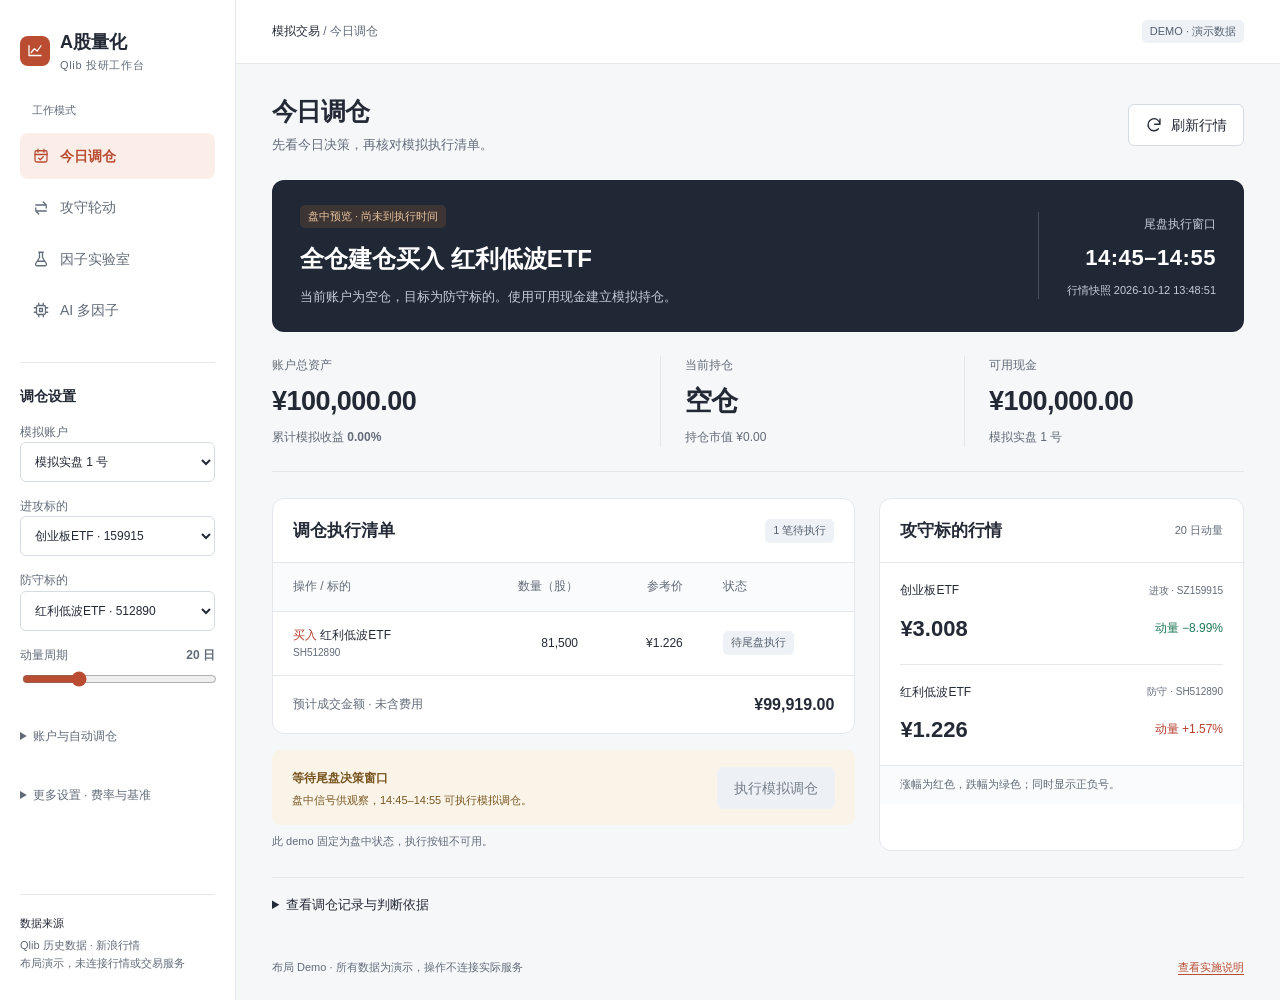
<file: docs/layout-demo/index.html>
<!doctype html>
<html lang="zh-CN">
<head>
<meta charset="utf-8"><meta name="viewport" content="width=device-width,initial-scale=1">
<title>A股量化 · 布局 Demo</title>
<style>
:root{--bg:#f6f7f9;--paper:#fff;--ink:#242936;--muted:#626b79;--line:#e4e7ec;--accent:#b94c31;--accent-soft:#fbede8;--positive:#b54130;--negative:#207959;--space:24px}*{box-sizing:border-box}body{margin:0;background:var(--bg);color:var(--ink);font:14px/1.6 -apple-system,BlinkMacSystemFont,"PingFang SC","Microsoft YaHei",sans-serif}button,input,select,textarea{font:inherit}button{cursor:pointer}button:disabled{cursor:not-allowed}button,input,select,textarea,summary{outline-offset:4px;accent-color:var(--accent)}:focus-visible{outline:2px solid var(--accent)}::selection{background:#f2c8bb;color:#242936}::-webkit-scrollbar{width:8px;height:8px}::-webkit-scrollbar-thumb{background:#bfc5cf;border-radius:8px}h1,h2,h3,p{margin:0}h1{font-size:25px;line-height:1.4;letter-spacing:-.025em}h2{font-size:17px;font-weight:650}h3{font-size:14px}small,.muted{color:var(--muted);font-size:12px}.shell{display:grid;grid-template-columns:236px minmax(0,1fr);min-height:100vh}.sidebar{background:#fff;border-right:1px solid var(--line);padding:28px 20px;display:flex;flex-direction:column;gap:28px}.brand{display:flex;gap:10px;align-items:center;font-size:18px;font-weight:700}.mark{width:30px;height:30px;display:grid;place-items:center;color:white;background:var(--accent);border-radius:8px}.brand small{display:block;font-size:11px;font-weight:400;letter-spacing:.06em}.nav{display:grid;gap:5px}.nav button{border:0;background:none;display:flex;text-align:left;align-items:center;gap:10px;width:100%;padding:12px;color:var(--muted);border-radius:8px}.nav button:hover{background:#f6f7f9}.nav button.active{background:var(--accent-soft);color:var(--accent);font-weight:650}.icon{width:18px;height:18px;flex-shrink:0;fill:none;stroke:currentColor;stroke-width:1.7;stroke-linecap:round;stroke-linejoin:round}.nav-label{font-size:11px;color:var(--muted);padding:0 12px 8px}.settings{border-top:1px solid var(--line);padding-top:22px}.settings h3{margin-bottom:16px}.field{display:grid;gap:6px;margin-bottom:15px}.field label{font-size:12px;color:var(--muted)}select,input,textarea{width:100%;border:1px solid #d6dbe3;border-radius:6px;background:#fff;color:var(--ink);padding:9px 10px;min-height:40px}textarea{resize:vertical;min-height:90px}.range-head{display:flex;justify-content:space-between;align-items:center}input[type=range]{padding:0;min-height:24px;border:0}.settings details{margin-top:20px;font-size:12px;color:var(--muted)}summary{cursor:pointer;padding:10px 0}.settings details[open] summary{margin-bottom:10px}.source{margin-top:auto;border-top:1px solid var(--line);padding-top:20px;font-size:11px;color:var(--muted)}.source b{display:block;font-weight:500;color:var(--ink);margin-bottom:4px}.workspace{min-width:0}.topbar{height:64px;background:white;border-bottom:1px solid var(--line);padding:0 36px;display:flex;align-items:center;justify-content:space-between;gap:16px;font-size:12px;color:var(--muted)}.topbar strong{color:var(--ink);font-weight:500}.badge{display:inline-flex;align-items:center;gap:6px;background:#eef1f5;border-radius:5px;padding:3px 8px;font-size:11px;color:#566171;white-space:nowrap}.dot{width:6px;height:6px;background:var(--negative);border-radius:50%}.content{max-width:1260px;margin:0 auto;padding:30px 36px 24px}.page-head{display:flex;justify-content:space-between;align-items:center;gap:20px;margin-bottom:24px}.page-head p{margin-top:6px;color:var(--muted);font-size:13px}.btn{border:1px solid #d5dae3;background:white;border-radius:6px;padding:9px 16px;min-height:40px;color:var(--ink);display:inline-flex;align-items:center;justify-content:center;gap:8px;white-space:nowrap}.btn:hover{background:#f1f3f6}.btn.primary{background:var(--accent);color:white;border:0}.btn.primary:hover{background:#9e402a}.btn:disabled{background:#edf0f4!important;color:#77808d!important;border-color:#edf0f4}.decision{background:#202735;color:white;border-radius:12px;padding:24px 28px;display:grid;grid-template-columns:minmax(0,1fr) auto;gap:30px}.decision h2{font-size:24px;font-weight:650;margin:12px 0 8px}.decision p{font-size:13px;color:#c5ccd8;max-width:65ch}.decision .badge{color:#e7c29e;background:#3d3533}.decision-time{align-self:center;text-align:right;border-left:1px solid #465060;padding-left:28px}.decision-time small{color:#c5ccd8}.decision-time strong{display:block;font-size:22px;letter-spacing:.025em;margin:6px 0}.decision-time p{font-size:11px}.account-strip{display:grid;grid-template-columns:1.3fr 1fr 1fr;gap:24px;padding:24px 0;border-bottom:1px solid var(--line);margin-bottom:26px}.account-strip>div+div{border-left:1px solid var(--line);padding-left:24px}.account-strip label{display:block;color:var(--muted);font-size:12px;margin-bottom:5px}.value{font-size:27px;font-weight:600;font-variant-numeric:tabular-nums;letter-spacing:-.02em}.account-strip small{display:block;margin-top:5px}.pos{color:var(--positive)}.neg{color:var(--negative)}.split{display:grid;grid-template-columns:minmax(0,1.6fr) minmax(240px,1fr);gap:24px}.panel{background:white;border:1px solid var(--line);border-radius:12px;overflow:hidden}.panel-header{display:flex;justify-content:space-between;align-items:center;gap:12px;padding:18px 20px;border-bottom:1px solid var(--line)}.panel-header small{font-size:11px}.table-wrap{overflow-x:auto}table{border-collapse:collapse;width:100%;font-size:12px;white-space:nowrap}th{text-align:left;color:var(--muted);font-weight:400;background:#fafbfc}td,th{padding:14px 20px;border-bottom:1px solid var(--line)}td.n,th.n{text-align:right;font-variant-numeric:tabular-nums}td b{font-weight:550}td small{display:block;font-size:10px}.order-summary{display:flex;justify-content:space-between;align-items:center;padding:16px 20px;font-size:12px;color:var(--muted)}.order-summary b{font-size:16px;color:var(--ink);font-variant-numeric:tabular-nums}.execution{margin-top:16px;padding:16px 20px;background:#faf4e8;border-radius:8px;display:flex;align-items:center;justify-content:space-between;gap:18px}.execution strong{font-size:12px;color:#795620}.execution p{font-size:11px;color:#795620;margin-top:3px}.quotes{padding:0 20px}.quote{padding:18px 0;border-bottom:1px solid var(--line)}.quote:last-child{border:0}.quote-title,.quote-data{display:flex;align-items:center;justify-content:space-between;gap:12px}.quote-title span{font-size:12px}.quote-title small{font-size:10px}.quote-data{margin-top:10px}.quote-data strong{font-size:22px;font-weight:550;font-variant-numeric:tabular-nums}.quote-data span{font-size:12px}.quote-data small{color:inherit}.quote-foot{padding:10px 20px;background:#fafbfc;color:var(--muted);font-size:11px;border-top:1px solid var(--line)}.details{margin-top:26px;border-top:1px solid var(--line)}.details>summary{padding:17px 0;font-weight:550;font-size:13px}.detail-body{display:grid;grid-template-columns:1fr 1fr;gap:30px;background:white;padding:20px;border:1px solid var(--line);border-radius:8px}.detail-body p{font-size:12px;margin:10px 0;color:var(--muted)}.footer{display:flex;gap:20px;justify-content:space-between;margin-top:26px;font-size:11px;color:var(--muted)}.empty{padding:52px 28px;text-align:center}.empty svg{width:34px;height:34px;color:#7b8798;margin-bottom:12px}.empty h2{margin-bottom:8px}.empty p{color:var(--muted);font-size:13px;max-width:55ch;margin:0 auto 20px}.research-note{display:flex;gap:28px;margin:0 0 24px;color:var(--muted);font-size:12px}.research-note b{color:var(--ink);font-weight:500}.research-result{padding:24px}.result-grid{display:grid;grid-template-columns:repeat(3,1fr);gap:24px;padding-bottom:24px}.result-grid p{color:var(--muted);font-size:12px}.result-grid strong{display:block;font-size:24px;margin-top:5px}.toast{position:fixed;bottom:24px;left:50%;transform:translateX(-50%);background:#202735;color:white;border-radius:8px;padding:12px 20px;box-shadow:0 8px 24px #20273522;z-index:10;max-width:calc(100% - 32px);font-size:13px}.toast[hidden]{display:none}a{color:var(--accent);text-underline-offset:3px}.check{display:flex;align-items:center;gap:8px;font-size:12px}.check input{width:16px;min-height:16px}.settings .hint{font-size:11px;color:var(--muted);margin-top:6px}.full{width:100%}.info-line{padding:14px 20px;color:var(--muted);font-size:12px}
@media(min-width:1550px){.content{padding-top:40px}.decision{padding:30px}.account-strip{padding:28px 0}.split{gap:28px}}
@media(max-width:1150px){.content{padding:26px 24px}.topbar{padding:0 24px}.split{grid-template-columns:1fr}.quotes{display:grid;grid-template-columns:1fr 1fr;gap:24px}.quote{border:0}.quote+ .quote{border-left:1px solid var(--line);padding-left:24px}.decision{padding:22px;gap:16px}.decision-time{padding-left:16px}.decision h2{font-size:21px}}
@media(max-width:760px){.shell{display:block}.sidebar{padding:16px;gap:16px;border-right:0;border-bottom:1px solid var(--line)}.brand small,.nav-label,.source{display:none}.nav{grid-template-columns:repeat(4,minmax(0,1fr));gap:4px}.nav button{justify-content:center;padding:10px 3px;gap:5px;font-size:12px}.nav .icon{display:none}.settings{padding-top:14px}.settings h3{margin-bottom:12px}.settings-grid{display:grid;grid-template-columns:1fr 1fr;gap:0 16px}.settings details{margin-top:0}.topbar{height:48px;padding:0 16px;font-size:11px}.content{padding:22px 16px}.page-head{align-items:flex-start;gap:10px}h1{font-size:22px}.page-head p{font-size:12px;max-width:27ch}.page-head .btn{padding:8px 10px;font-size:12px}.decision{grid-template-columns:1fr;gap:18px}.decision-time{text-align:left;border-left:0;border-top:1px solid #465060;padding:14px 0 0}.decision-time strong{font-size:19px}.account-strip{gap:12px;grid-template-columns:1.25fr 1fr 1fr}.account-strip>div+div{padding-left:12px}.value{font-size:21px}.account-strip small{font-size:10px}.execution{align-items:flex-start;flex-direction:column}.execution .btn{width:100%}.panel-header{padding:16px}.quotes{gap:12px;padding:0 16px}.quote+.quote{padding-left:12px}.quote-data{align-items:flex-start;flex-direction:column;gap:4px}.detail-body{grid-template-columns:1fr;gap:12px}.footer{flex-direction:column;gap:6px}.research-note{flex-wrap:wrap;gap:8px 20px}.result-grid{grid-template-columns:1fr}.empty{padding:36px 18px}}
@media(prefers-reduced-motion:no-preference){.toast{animation:reveal .18s ease-out}@keyframes reveal{from{clip-path:inset(0 0 100% 0)}to{clip-path:inset(0)}}}
</style>
</head>
<body>
<div class="shell">
<aside class="sidebar">
<div class="brand"><span class="mark"><svg class="icon" viewBox="0 0 24 24"><path d="M4 18V5M4 18h16M7 14l4-5 4 3 5-7"/></svg></span><div>A股量化<small>Qlib 投研工作台</small></div></div>
<nav class="nav" aria-label="工作模式"><div class="nav-label" style="grid-column:1/-1">工作模式</div>
<button data-mode="daily" class="active" aria-current="page"><svg class="icon" viewBox="0 0 24 24"><rect x="4" y="5" width="16" height="15" rx="2"/><path d="M8 3v4m8-4v4M4 10h16m-11 5 2 2 4-4"/></svg>今日调仓</button>
<button data-mode="rotation"><svg class="icon" viewBox="0 0 24 24"><path d="M5 8h14l-4-4M19 16H5l4 4M19 8v4M5 16v-4"/></svg>攻守轮动</button>
<button data-mode="factor"><svg class="icon" viewBox="0 0 24 24"><path d="M9 3h6M10 3v7L5 18a2 2 0 0 0 2 3h10a2 2 0 0 0 2-3l-5-8V3M8 15h8"/></svg>因子实验室</button>
<button data-mode="ai"><svg class="icon" viewBox="0 0 24 24"><rect x="6" y="6" width="12" height="12" rx="2"/><path d="M10 10h4v4h-4zM9 3v3m6-3v3M9 18v3m6-3v3M3 9h3m-3 6h3m12-6h3m-3 6h3"/></svg>AI 多因子</button>
</nav>
<section id="settings" class="settings" aria-label="当前模式参数"></section>
<div class="source"><b>数据来源</b>Qlib 历史数据 · 新浪行情<br>布局演示，未连接行情或交易服务</div>
</aside>
<div class="workspace"><header class="topbar"><span><strong id="crumb">模拟交易</strong> / <span id="crumb-sub">今日调仓</span></span><span class="badge">DEMO · 演示数据</span></header><main id="main" class="content"></main></div>
</div>
<div id="toast" class="toast" role="status" hidden></div>
<script>
const $=s=>document.querySelector(s);
let mode='daily',result=false,timer;
const refreshIcon='<svg class="icon" viewBox="0 0 24 24"><path d="M20 11a8 8 0 1 0-2 6M20 4v7h-7"/></svg>';
const field=(label,control)=>`<div class="field"><label>${label}${control}</label></div>`;
const select=options=>`<select>${options.map(x=>`<option>${x}</option>`).join('')}</select>`;
const input=(v,type='text')=>`<input type="${type}" value="${v}">`;
const period=()=>`<div class="field"><label><span class="range-head"><span>动量周期</span><b id="period-value">20 日</b></span><input id="period" aria-label="动量周期" type="range" min="5" max="60" step="5" value="20"></label></div>`;
const fees=()=>`<details><summary>更多设置 · 费率与基准</summary>${field('基准标的',input('SH000300'))}${field('买入佣金（万分之）',input('1','number'))}${field('卖出费率（万分之）',input('1','number'))}<p class="hint">参数仅用于布局演示。</p></details>`;
function settings(){let common=`${field('进攻标的',select(['创业板ETF · 159915','双创50ETF · 588380']))}${field('防守标的',select(['红利低波ETF · 512890','国债ETF · 511010']))}${period()}`;
let html='';
if(mode==='daily')html=`<h3>调仓设置</h3><div class="settings-grid">${field('模拟账户',select(['模拟实盘 1 号','模拟实盘 2 号']))}${common}</div><details><summary>账户与自动调仓</summary><label class="check"><input type="checkbox" checked>尾盘自动模拟调仓</label><p class="hint">仅在 14:45–14:55 时间窗执行。</p>${field('新账户名称','<input id="new-account" placeholder="输入模拟账户名称">')}<button id="create-account" class="btn full">新建模拟账户</button></details>${fees()}`;
if(mode==='rotation')html=`<h3>回测设置</h3><div class="settings-grid">${common}${field('开始日期',input('2019-01-18','date'))}${field('结束日期',input('2026-10-09','date'))}</div>${fees()}`;
if(mode==='factor')html=`<h3>选股规则</h3><div class="settings-grid">${field('标的池',select(['指数 ETF 核心轮动池','沪深300股票池','中证500股票池']))}${field('因子预设',select(['20日动量','自定义表达式']))}${field('因子表达式','<textarea aria-label="因子表达式">$close / Ref($close, 20) - 1</textarea>')}${field('选股方向',select(['因子值最大优先','因子值最小优先']))}${field('持仓数量 Top-K',input('2','number'))}${field('开始日期',input('2020-01-01','date'))}${field('结束日期',input('2026-10-09','date'))}</div>${fees()}`;
if(mode==='ai')html=`<h3>训练与组合设置</h3><div class="settings-grid">${field('标的池',select(['沪深300股票池','中证500股票池']))}${field('训练开始',input('2008-01-01','date'))}${field('训练结束',input('2014-12-31','date'))}${field('回测开始',input('2015-01-01','date'))}${field('回测结束',input('2021-12-31','date'))}${field('持仓数量 Top-K',input('30','number'))}${field('调仓淘汰数 N-Drop',input('5','number'))}</div>${fees()}`;
$('#settings').innerHTML=html;
$('#period')?.addEventListener('input',e=>$('#period-value').textContent=e.target.value+' 日');
$('#create-account')?.addEventListener('click',()=>{const name=$('#new-account').value.trim();if(!name){$('#new-account').focus();toast('请先输入账户名称');return}const account=$('#settings select');account.add(new Option(name,name));account.value=name;toast('演示账户已创建，刷新后恢复初始状态')});
}
function daily(){return `<div class="page-head"><div><h1>今日调仓</h1><p>先看今日决策，再核对模拟执行清单。</p></div><button class="btn" id="refresh">${refreshIcon}刷新行情</button></div>
<section class="decision" aria-label="今日决策"><div><span class="badge">盘中预览 · 尚未到执行时间</span><h2>全仓建仓买入 红利低波ETF</h2><p>当前账户为空仓，目标为防守标的。使用可用现金建立模拟持仓。</p></div><div class="decision-time"><small>尾盘执行窗口</small><strong>14:45–14:55</strong><p>行情快照 2026-10-12 13:48:51</p></div></section>
<section class="account-strip" aria-label="账户概况"><div><label>账户总资产</label><div class="value">¥100,000.00</div><small>累计模拟收益 <b>0.00%</b></small></div><div><label>当前持仓</label><div class="value">空仓</div><small>持仓市值 ¥0.00</small></div><div><label>可用现金</label><div class="value">¥100,000.00</div><small>模拟实盘 1 号</small></div></section>
<div class="split"><section><div class="panel"><div class="panel-header"><h2>调仓执行清单</h2><span class="badge">1 笔待执行</span></div><div class="table-wrap"><table><thead><tr><th>操作 / 标的</th><th class="n">数量（股）</th><th class="n">参考价</th><th>状态</th></tr></thead><tbody><tr><td><b class="pos">买入</b> 红利低波ETF<small>SH512890</small></td><td class="n">81,500</td><td class="n">¥1.226</td><td><span class="badge">待尾盘执行</span></td></tr></tbody></table></div><div class="order-summary"><span>预计成交金额 · 未含费用</span><b>¥99,919.00</b></div></div><div class="execution"><div><strong>等待尾盘决策窗口</strong><p>盘中信号供观察，14:45–14:55 可执行模拟调仓。</p></div><button class="btn" disabled aria-describedby="execution-note">执行模拟调仓</button></div><p id="execution-note" class="muted" style="font-size:11px;margin-top:8px">此 demo 固定为盘中状态，执行按钮不可用。</p></section>
<section class="panel"><div class="panel-header"><h2>攻守标的行情</h2><small>20 日动量</small></div><div class="quotes"><div class="quote"><div class="quote-title"><span>创业板ETF</span><small>进攻 · SZ159915</small></div><div class="quote-data"><strong>¥3.008</strong><span class="neg"><small>动量</small> −8.99%</span></div></div><div class="quote"><div class="quote-title"><span>红利低波ETF</span><small>防守 · SH512890</small></div><div class="quote-data"><strong>¥1.226</strong><span class="pos"><small>动量</small> +1.57%</span></div></div></div><div class="quote-foot">涨幅为红色，跌幅为绿色；同时显示正负号。</div></section></div>
<details class="details"><summary>查看调仓记录与判断依据</summary><div class="detail-body"><section><h3>历史调仓记录</h3><p>账户暂无调仓记录。</p><p>执行模拟调仓后，在这里查看时间、标的与成交金额。</p></section><section><h3>动量规则与行情质量</h3><p>进攻动量为 −8.99%，未满足进攻条件。<br>防守动量为 +1.57%，当前目标为防守标的。</p><p>以上为截图数据的布局展示。实际规则结果与行情时效由后端提供。</p></section></div></details>`}
const meta={rotation:['攻守轮动','选择进攻与防守标的，验证历史轮动表现。','运行轮动回测','双资产轮动回测','先确认左侧标的与日期，再运行回测。结果集中展示收益、风险和交易记录。'],factor:['因子实验室','从经典因子开始，或直接编辑自己的表达式。','运行因子回测','因子选股回测','选择标的池和因子，设置持仓数量后运行。无需切换到其他页面配置。'],ai:['AI 多因子','使用 LightGBM 与 Alpha158，训练模型并回测组合。','训练并回测','模型训练与回测','设置训练区间与回测区间，完成后查看组合表现、预测结果与成交记录。']};
function research(){const [title,sub,action,empty,desc]=meta[mode];return `<div class="page-head"><div><h1>${title}</h1><p>${sub}</p></div><button id="run" class="btn primary">${action}</button></div><div class="research-note"><span>引擎 <b>${mode==='ai'?'LightGBM + Alpha158':'Qlib / 策略回测'}</b></span><span>参数 <b>集中在左侧</b></span><span>结果 <b>集中在当前页面</b></span></div><section class="panel">${result?`<div class="panel-header"><h2>回测结果布局</h2><span class="badge">示例占位 · 无实际计算</span></div><div class="research-result"><div class="result-grid"><div><p>累计收益</p><strong>—</strong></div><div><p>最大回撤</p><strong>—</strong></div><div><p>夏普比率</p><strong>—</strong></div></div><div class="info-line">净值与回撤图放置区域 · 接入实际回测报告后展示</div><details class="details"><summary>周期收益、成交与持仓明细</summary><p class="muted">复用当前项目的周期收益、逐笔成交和每日持仓结果。</p></details></div>`:`<div class="empty"><svg class="icon" viewBox="0 0 24 24"><path d="M4 19V5M4 19h16M8 15v-4m5 4V8m5 7V5"/></svg><h2>${empty}</h2><p>${desc}</p><span class="badge">尚未运行</span></div>`}</section><details class="details"><summary>查看策略说明</summary><div class="detail-body"><p>${mode==='ai'?'模型：LightGBM；特征：Alpha158。训练和回测区间分别配置，结果保留现有报告字段。':mode==='factor'?'支持经典因子和自定义表达式，按因子排序选取 Top-K 标的。':'通过动量与趋势条件，在进攻标的和防守标的之间轮动。'}</p><p>此页面仅验证功能分区与操作路径，按钮展示结果区域，不执行计算。</p></div></details>`}
function render(){settings();const name=mode==='daily'?'今日调仓':meta[mode][0];$('#crumb').textContent=mode==='daily'?'模拟交易':'策略研究';$('#crumb-sub').textContent=name;$('#main').innerHTML=(mode==='daily'?daily():research())+`<footer class="footer"><span>布局 Demo · 所有数据为演示，操作不连接实际服务</span><a href="./HANDOFF.md">查看实施说明</a></footer>`;$('#refresh')?.addEventListener('click',()=>{const b=$('#refresh');b.disabled=true;b.textContent='刷新中…';setTimeout(()=>{b.disabled=false;b.innerHTML=refreshIcon+'刷新行情';toast('演示行情已刷新，数据快照保持不变')},650)});$('#run')?.addEventListener('click',()=>{result=true;render();toast('已展示回测结果布局，未执行实际计算')});}
function toast(msg){clearTimeout(timer);$('#toast').textContent=msg;$('#toast').hidden=false;timer=setTimeout(()=>$('#toast').hidden=true,3000)}
document.querySelectorAll('[data-mode]').forEach(b=>b.addEventListener('click',()=>{mode=b.dataset.mode;result=false;document.querySelectorAll('[data-mode]').forEach(n=>{n.classList.toggle('active',n===b);if(n===b)n.setAttribute('aria-current','page');else n.removeAttribute('aria-current')});render()}));render();
</script></body></html>
</file>
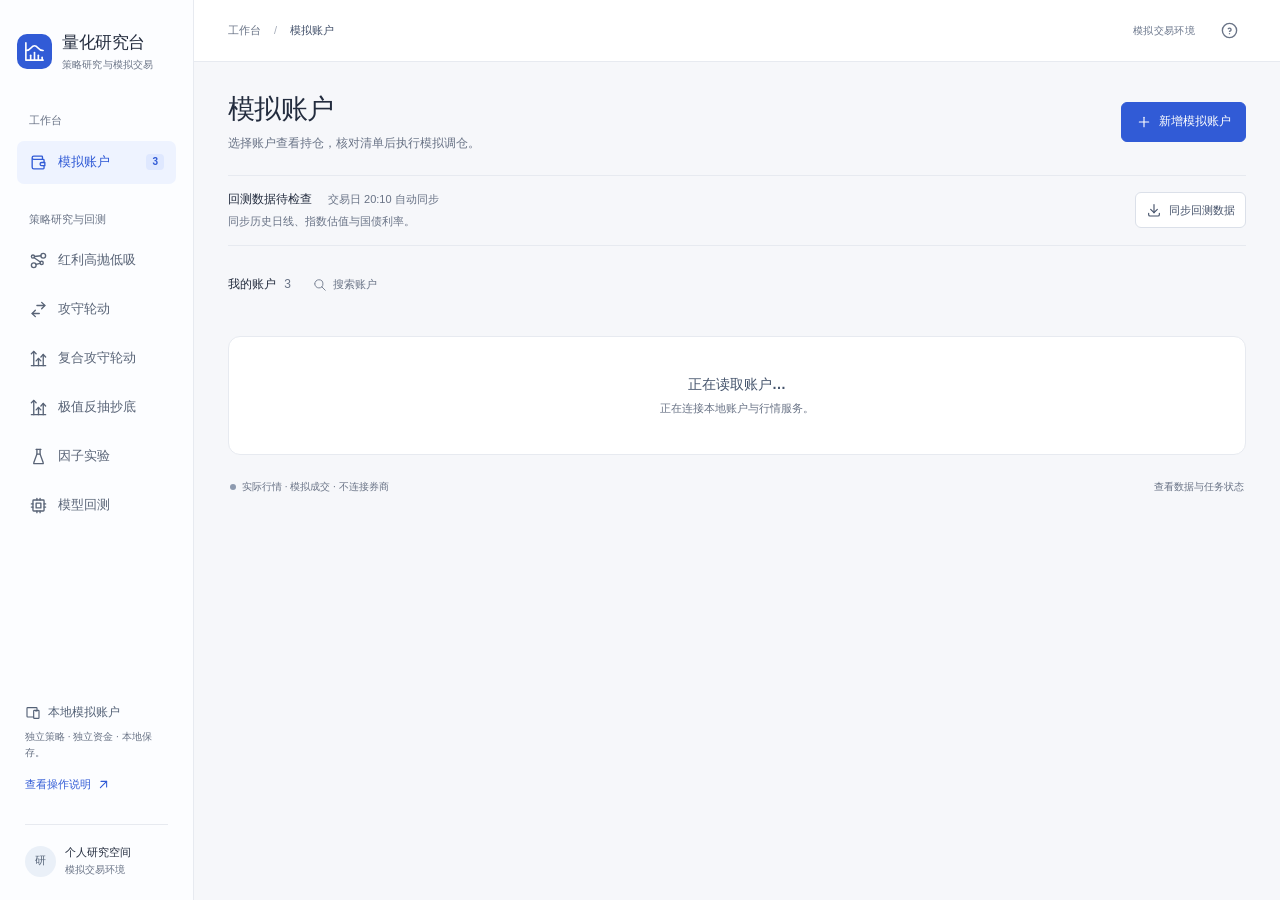
<file: ui/simulation_frontend/index.html>
<!doctype html>
<html lang="zh-CN">
<head>
  <meta charset="utf-8">
  <meta name="viewport" content="width=device-width, initial-scale=1">
  <meta name="theme-color" content="#f6f7fa">
  <title>模拟账户 · 量化研究台</title>
  <link rel="stylesheet" href="styles.css"><link rel="stylesheet" href="connected.css?v=20261022-2">
</head>
<body>
  <a class="skip-link" href="#workspace">跳到当前账户</a>
  <div class="app-shell">
    <aside class="sidebar">
      <a class="brand" href="#" data-action="home" aria-label="量化研究台首页"><span class="brand-mark" data-icon="chart-histogram"></span><span>量化研究台<small>策略研究与模拟交易</small></span></a>
      <div class="nav-heading">工作台</div>
      <nav aria-label="主导航">
        <button class="nav-item active" aria-current="page" data-action="home"><span data-icon="wallet"></span>模拟账户<span class="nav-count" id="nav-count">3</span></button>
      </nav>
      <div class="nav-heading research-heading">策略研究与回测</div>
      <nav aria-label="研究入口"><button class="nav-item" data-research="红利高抛低吸"><span data-icon="chart-dots-3"></span>红利高抛低吸</button>
        <button class="nav-item" data-research="攻守轮动"><span data-icon="switch-horizontal"></span>攻守轮动<span class="external" data-icon="arrow-up-right"></span></button>
        <button class="nav-item" data-research="复合攻守轮动"><span data-icon="chart-arrows-vertical"></span>复合攻守轮动<span class="external" data-icon="arrow-up-right"></span></button>
        <button class="nav-item" data-research="极值反抽抄底"><span data-icon="chart-arrows-vertical"></span>极值反抽抄底<span class="external" data-icon="arrow-up-right"></span></button>
        <button class="nav-item" data-research="因子实验"><span data-icon="flask"></span>因子实验<span class="external" data-icon="arrow-up-right"></span></button>
        <button class="nav-item" data-research="模型回测"><span data-icon="cpu"></span>模型回测<span class="external" data-icon="arrow-up-right"></span></button>
      </nav>
      <div class="sidebar-bottom"><div class="demo-stamp"><span data-icon="devices"></span>本地模拟账户</div><p>独立策略 · 独立资金 · 本地保存。</p><button class="text-button" data-action="help">查看操作说明<span data-icon="arrow-up-right"></span></button><div class="profile"><span class="avatar">研</span><div>个人研究空间<small>模拟交易环境</small></div></div></div>
    </aside>
    <div class="main-shell">
      <header class="topbar"><span class="breadcrumb">工作台<span>/</span><b>模拟账户</b></span><div class="topbar-right"><span class="demo-label">模拟交易环境</span><button class="icon-button" aria-label="操作说明" data-action="help"><span data-icon="help-circle"></span></button></div></header>
      <main class="page">
        <div class="page-heading"><div><h1>模拟账户</h1><p>选择账户查看持仓，核对清单后执行模拟调仓。</p></div><button class="button primary" data-action="create"><span data-icon="plus"></span>新增模拟账户</button></div>
        <section class="data-sync-bar" aria-label="回测数据同步"><div><b id="data-asof">回测数据待检查</b><span>交易日 20:10 自动同步</span><small id="data-sync-message" role="status" aria-live="polite">同步历史日线、指数估值与国债利率。</small></div><button class="button compact" data-action="sync-data" title="下载最新完整交易日的历史数据，完成后更新回测结束日期"><span data-icon="download"></span><span>同步回测数据</span></button></section>
        <section aria-label="账户列表" class="accounts-section"><div class="section-inline"><div class="account-filter"><b>我的账户 <span id="account-count">3</span></b><label class="search-field"><span data-icon="search"></span><input id="account-search" type="search" placeholder="搜索账户" aria-label="搜索账户" autocomplete="off"></label></div><span class="account-total" id="all-assets"></span></div><div id="account-list" class="account-list"></div></section>
        <section id="workspace" class="workspace" aria-label="当前账户" tabindex="-1"><div class="empty-state"><h3>正在读取账户…</h3><p>正在连接本地账户与行情服务。</p></div></section>
        <footer class="page-footer"><span><span class="status-dot"></span>实际行情 · 模拟成交 · 不连接券商</span><button class="text-button" data-action="tasks" id="worker-state">查看数据与任务状态</button></footer>
      </main>
    </div>
  </div>
  <dialog id="drawer" class="drawer" aria-labelledby="drawer-title"><div class="drawer-shell"><header class="drawer-header"><div><h2 id="drawer-title"></h2><p id="drawer-subtitle"></p></div><button class="icon-button" data-action="close" aria-label="关闭面板"><span data-icon="x"></span></button></header><div id="drawer-body" class="drawer-body"></div></div></dialog>
  <div id="toast" class="toast" role="status" aria-live="polite" hidden></div>
  <script src="icons.js"></script>
  <script src="app.js?v=20261027-position-weight"></script>
</body>
</html>
</file>
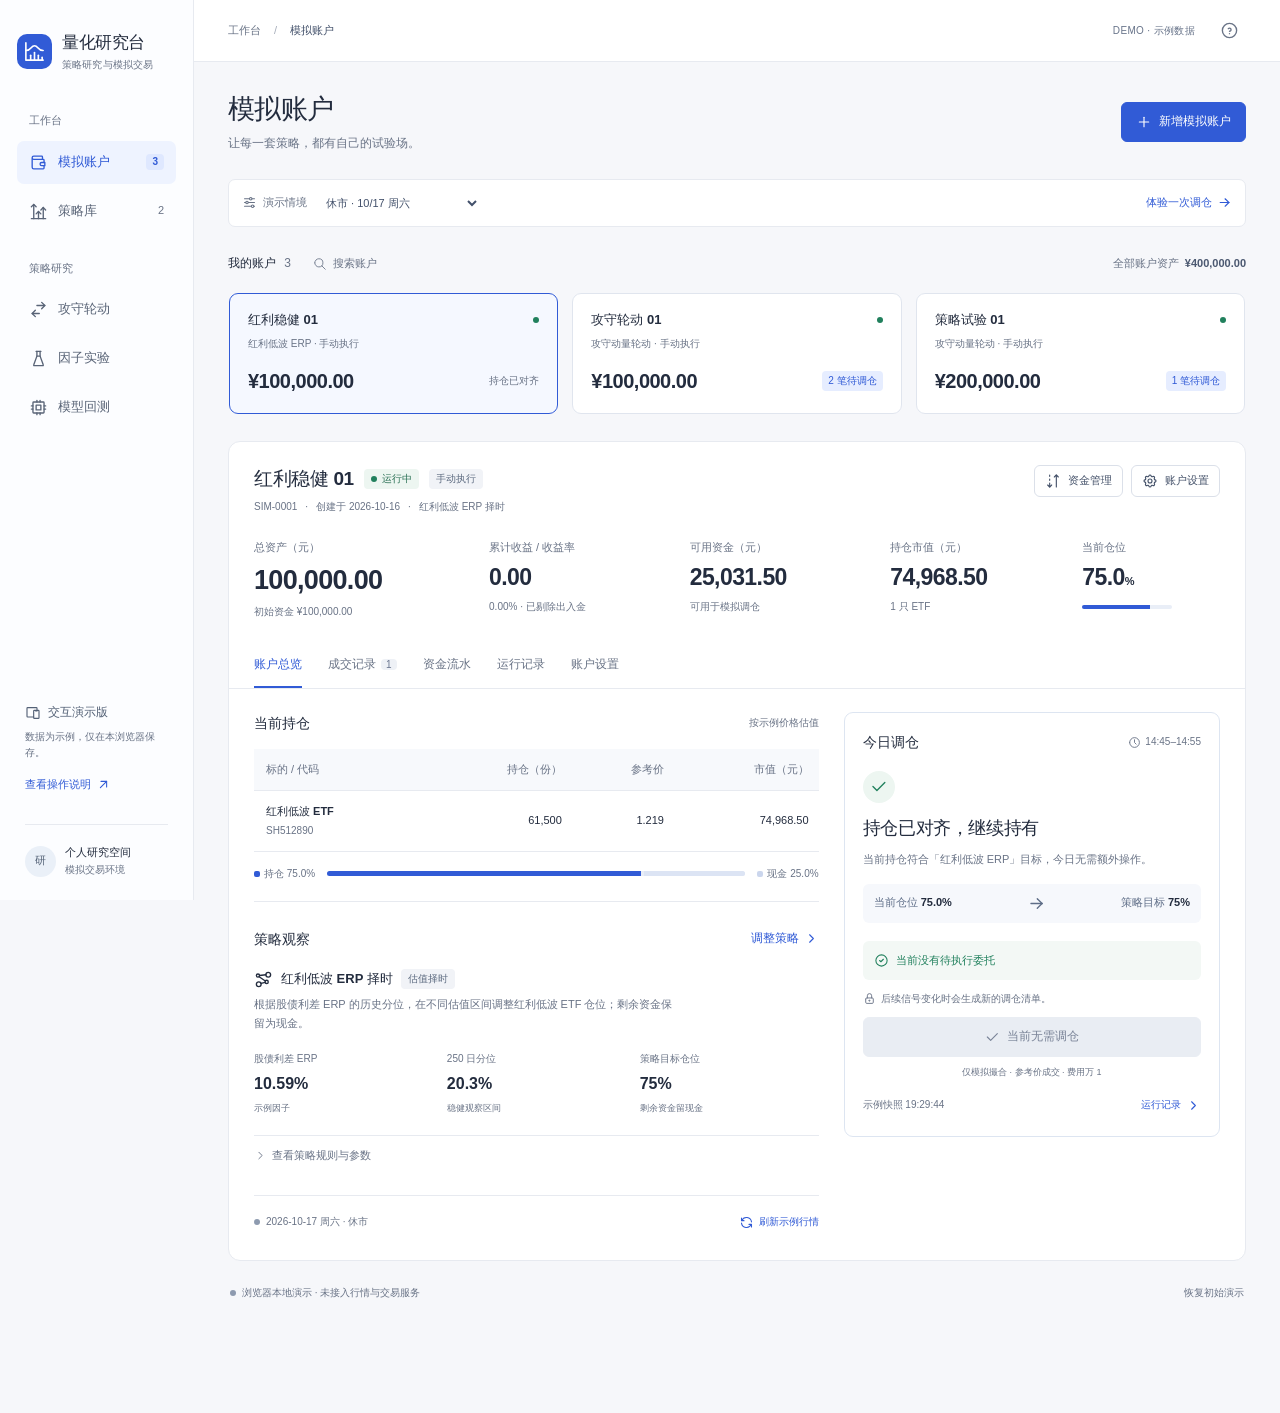
<file: docs/产物/模拟账户交互/版本_20261017/index.html>
<!doctype html>
<html lang="zh-CN">
<head>
  <meta charset="utf-8">
  <meta name="viewport" content="width=device-width, initial-scale=1">
  <meta name="theme-color" content="#f6f7fa">
  <title>模拟账户 · 量化研究台</title>
  <link rel="stylesheet" href="styles.css">
</head>
<body>
  <a class="skip-link" href="#workspace">跳到当前账户</a>
  <div class="app-shell">
    <aside class="sidebar">
      <a class="brand" href="./index.html" aria-label="量化研究台首页"><span class="brand-mark" data-icon="chart-histogram"></span><span>量化研究台<small>策略研究与模拟交易</small></span></a>
      <div class="nav-heading">工作台</div>
      <nav aria-label="主导航">
        <button class="nav-item active" aria-current="page" data-action="home"><span data-icon="wallet"></span>模拟账户<span class="nav-count" id="nav-count">3</span></button>
        <button class="nav-item" data-action="library"><span data-icon="chart-arrows-vertical"></span>策略库<span class="subtle-label">2</span></button>
      </nav>
      <div class="nav-heading research-heading">策略研究</div>
      <nav aria-label="研究入口">
        <a class="nav-item" href="../../../layout-demo/index.html" target="_blank" rel="noopener"><span data-icon="switch-horizontal"></span>攻守轮动<span class="external" data-icon="arrow-up-right"></span></a>
        <a class="nav-item" href="../../../layout-demo/index.html" target="_blank" rel="noopener"><span data-icon="flask"></span>因子实验<span class="external" data-icon="arrow-up-right"></span></a>
        <a class="nav-item" href="../../../layout-demo/index.html" target="_blank" rel="noopener"><span data-icon="cpu"></span>模型回测<span class="external" data-icon="arrow-up-right"></span></a>
      </nav>
      <div class="sidebar-bottom"><div class="demo-stamp"><span data-icon="devices"></span>交互演示版</div><p>数据为示例，仅在本浏览器保存。</p><button class="text-button" data-action="help">查看操作说明<span data-icon="arrow-up-right"></span></button><div class="profile"><span class="avatar">研</span><div>个人研究空间<small>模拟交易环境</small></div></div></div>
    </aside>
    <div class="main-shell">
      <header class="topbar"><span class="breadcrumb">工作台<span>/</span><b>模拟账户</b></span><div class="topbar-right"><span class="demo-label">DEMO · 示例数据</span><button class="icon-button" aria-label="操作说明" data-action="help"><span data-icon="help-circle"></span></button></div></header>
      <main class="page">
        <div class="page-heading"><div><h1>模拟账户</h1><p>让每一套策略，都有自己的试验场。</p></div><button class="button primary" data-action="create"><span data-icon="plus"></span>新增模拟账户</button></div>
        <section aria-label="账户列表" class="accounts-section"><div class="section-inline"><div class="account-filter"><b>我的账户 <span id="account-count">3</span></b><label class="search-field"><span data-icon="search"></span><input id="account-search" type="search" placeholder="搜索账户" aria-label="搜索账户" autocomplete="off"></label></div><span class="account-total" id="all-assets"></span></div><div id="account-list" class="account-list"></div></section>
        <section id="workspace" class="workspace" aria-label="当前账户" tabindex="-1"></section>
        <footer class="page-footer"><span><span class="status-dot"></span>浏览器本地演示 · 未接入行情与交易服务</span><button class="text-button" data-action="reset">恢复初始演示</button></footer>
      </main>
    </div>
  </div>
  <div class="demo-toolbar" aria-label="演示情境"><span class="toolbar-title"><span data-icon="adjustments-horizontal"></span>演示情境</span><label class="sr-only" for="scenario">切换市场情境</label><select id="scenario"><option value="closed">休市 · 10/17 周六</option><option value="window">尾盘窗口 · 10/16 14:50</option><option value="intraday">盘中预览 · 10/16 13:30</option><option value="low">ERP 低估 · 加仓至高仓位</option><option value="stale">行情延迟 · 暂停执行</option><option value="error">行情异常 · 加载失败</option></select><button class="text-button" data-action="try-trade">体验一次调仓<span data-icon="arrow-right"></span></button></div>
  <dialog id="drawer" class="drawer" aria-labelledby="drawer-title"><div class="drawer-shell"><header class="drawer-header"><div><h2 id="drawer-title"></h2><p id="drawer-subtitle"></p></div><button class="icon-button" data-action="close" aria-label="关闭面板"><span data-icon="x"></span></button></header><div id="drawer-body" class="drawer-body"></div></div></dialog>
  <div id="toast" class="toast" role="status" aria-live="polite" hidden></div>
  <script src="icons.js"></script>
  <script src="app.js"></script>
</body>
</html>
</file>
<file: ui/simulation_frontend/styles.css>
:root{--bg:#f6f7fa;--surface:#fff;--ink:#232c3e;--muted:#697386;--subtle:#7b8495;--line:#e7eaf0;--accent:#315bd6;--accent-hover:#254ab9;--accent-soft:#eef3ff;--red:#c64747;--green:#21805d;--amber:#936320;--radius:12px;--shadow:0 14px 44px #23365818;color-scheme:light;font-synthesis:none}
*{box-sizing:border-box}body{margin:0;background:var(--bg);color:var(--ink);font:13px/1.6 -apple-system,BlinkMacSystemFont,"Segoe UI","PingFang SC","Microsoft YaHei",sans-serif}button,input,select{font:inherit}button,a,input,select,summary{touch-action:manipulation}button{cursor:pointer}button:disabled{cursor:not-allowed}a{color:var(--accent);text-underline-offset:4px}button,input,select,summary{outline-offset:3px}button:focus-visible,a:focus-visible,input:focus-visible,select:focus-visible,summary:focus-visible{outline:2px solid var(--accent)}input{caret-color:var(--accent)}::selection{background:#dbe6ff;color:#193581}h1,h2,h3,p{margin:0}h1{font-size:27px;line-height:1.4;letter-spacing:-.025em;font-weight:680}h2{font-size:17px;line-height:1.5;font-weight:650}h3{font-size:14px;font-weight:650}small{font-size:11px}.muted{color:var(--muted)}.subtle{color:var(--subtle)}.num{font-variant-numeric:tabular-nums lining-nums}.positive{color:var(--red)}.negative{color:var(--green)}.icon{width:19px;height:19px;fill:none;stroke:currentColor;stroke-width:1.7;stroke-linecap:round;stroke-linejoin:round;flex-shrink:0;vertical-align:middle}[data-icon]{display:inline-flex;align-items:center;justify-content:center;flex-shrink:0}.sr-only{position:absolute;width:1px;height:1px;overflow:hidden;clip-path:inset(50%);white-space:nowrap}.skip-link{position:fixed;top:-70px;left:20px;background:var(--accent);color:#fff;padding:12px;z-index:10}.skip-link:focus{top:10px}.app-shell{display:grid;grid-template-columns:194px minmax(0,1fr);min-height:100dvh}.sidebar{position:sticky;top:0;height:100dvh;padding:29px 17px 22px;background:#fcfdff;border-right:1px solid var(--line);display:flex;flex-direction:column}.brand{display:flex;align-items:center;gap:10px;color:var(--ink);text-decoration:none;font-size:17px;font-weight:680;white-space:nowrap;letter-spacing:-.025em}.brand-mark{height:35px;width:35px;border-radius:10px;background:var(--accent);color:#fff}.brand-mark .icon{width:23px;height:23px}.brand small{display:block;color:var(--muted);font-size:10px;font-weight:400;letter-spacing:.015em;margin-top:1px}.nav-heading{font-size:11px;color:var(--muted);margin:39px 12px 11px}.research-heading{margin-top:27px}.sidebar nav{display:grid;gap:6px}.nav-item{width:100%;min-height:43px;border:0;border-radius:7px;padding:10px 12px;background:none;color:#596477;display:flex;gap:10px;align-items:center;font-size:13px;text-decoration:none;text-align:left;white-space:nowrap;transition:background .15s,color .15s}.nav-item:hover{background:#f0f3f9;color:var(--ink)}.nav-item.active{background:var(--accent-soft);color:var(--accent);font-weight:600}.nav-count{margin-left:auto;background:#dfe8ff;border-radius:4px;font-size:10px;padding:0 6px}.subtle-label{margin-left:auto;font-size:11px;color:var(--muted)}.external{margin-left:auto;opacity:0}.external .icon{width:14px;height:14px}.nav-item:hover .external{opacity:1}.sidebar-bottom{margin-top:auto;padding:30px 8px 0}.demo-stamp{display:flex;gap:7px;align-items:center;font-size:12px;color:#536176}.demo-stamp .icon{width:16px;height:16px}.sidebar-bottom>p{font-size:10px;color:var(--muted);margin:7px 0}.sidebar-bottom .text-button{font-size:11px;padding:0;min-height:32px}.profile{display:flex;align-items:center;gap:9px;margin-top:24px;border-top:1px solid var(--line);padding-top:19px;font-size:11px}.profile small{display:block;color:var(--muted);font-size:10px}.avatar{display:grid;place-items:center;width:31px;height:31px;border-radius:50%;color:#536176;background:#eaf0f8;font-weight:600}.main-shell{min-width:0}.topbar{height:62px;padding:0 34px;display:flex;align-items:center;justify-content:space-between;border-bottom:1px solid var(--line);background:#fff}.breadcrumb{display:flex;gap:13px;align-items:center;color:var(--muted);font-size:11px}.breadcrumb b{color:#42506a;font-weight:500}.breadcrumb>span{color:#a6adba}.topbar-right{display:flex;align-items:center;gap:18px}.demo-label{color:#68748a;font-size:10px;letter-spacing:.035em}.page{max-width:1560px;padding:29px 34px 88px;margin:0 auto}.page-heading{display:flex;align-items:center;justify-content:space-between;gap:18px;margin-bottom:26px}.page-heading p{color:var(--muted);font-size:12px;margin-top:5px}.button{display:inline-flex;justify-content:center;align-items:center;gap:7px;border:1px solid #dbe0e9;border-radius:6px;padding:9px 14px;min-height:38px;background:#fff;color:#445169;white-space:nowrap;font-size:12px;transition:background .15s,border-color .15s}.button:hover{background:#f3f5f9;border-color:#c3cbdc}.button.primary{color:#fff;background:var(--accent);border-color:var(--accent)}.button.primary:hover{background:var(--accent-hover);border-color:var(--accent-hover)}.button.danger{color:#a23232;background:#fff3f3;border-color:#efcfcf}.button:disabled{background:#e9edf3;color:#798397;border-color:#e9edf3}.button .icon{width:16px;height:16px}.button.compact{padding:5px 10px;min-height:32px;font-size:11px}.button.full{width:100%}.text-button{border:0;padding:5px 0;background:none;color:var(--accent);display:inline-flex;align-items:center;gap:5px;min-height:32px;font-size:12px;text-decoration:none}.text-button:hover{text-decoration:underline}.text-button .icon{width:15px;height:15px}.icon-button{display:grid;place-items:center;width:33px;height:33px;border:0;background:transparent;border-radius:6px;color:var(--muted)}.icon-button:hover{background:#edf1f7;color:var(--ink)}.section-inline{display:flex;align-items:center;justify-content:space-between;gap:14px;margin-bottom:12px}.account-filter{display:flex;gap:22px;align-items:center}.account-filter>b{font-size:12px;font-weight:600;white-space:nowrap}.account-filter>b span{margin-left:5px;font-weight:400;color:var(--muted)}.search-field{display:flex;align-items:center;gap:6px;color:var(--subtle)}.search-field .icon{width:14px;height:14px}.search-field input{width:140px;border:0;background:transparent;color:var(--ink);font-size:11px;padding:5px 0;min-height:30px}.search-field input::placeholder{color:var(--muted)}.account-total{font-size:11px;color:var(--muted)}.account-total b{font-weight:550;color:#4b5870;margin-left:6px}.account-list{display:grid;grid-auto-flow:column;grid-auto-columns:calc((100% - 28px)/3);gap:14px;overflow-x:auto;padding:2px 1px 7px;scroll-snap-type:x proximity;scrollbar-width:thin;scrollbar-color:#cbd3e1 transparent}.account-card{display:block;text-align:left;background:#fff;border:1px solid #e0e5ee;border-radius:9px;padding:16px 18px;color:var(--ink);min-width:0;scroll-snap-align:start;position:relative;transition:border-color .15s,background .15s}.account-card:hover{border-color:#a0b4e9;background:#fcfdff}.account-card.selected{border-color:var(--accent);background:#f5f8ff}.account-card-head{display:flex;align-items:center;gap:8px;font-size:13px;font-weight:600}.account-card-head>span:first-child{overflow-wrap:anywhere}.account-card-head .status-dot{margin-left:auto}.account-strategy{color:var(--muted);font-size:10px;margin:5px 0 13px}.account-card-bottom{display:flex;justify-content:space-between;align-items:center;gap:8px}.account-card-asset{font-size:20px;letter-spacing:-.025em;font-weight:600}.mini-badge{font-size:10px;color:var(--muted);white-space:nowrap}.mini-badge.pending{color:var(--accent);background:#e6edff;padding:2px 6px;border-radius:4px}.selected-check{position:absolute;bottom:14px;right:15px;color:var(--accent)}.selected-check .icon{width:15px;height:15px}.status-dot{width:6px;height:6px;display:inline-block;border-radius:50%;background:#8d9aaf;flex-shrink:0}.status-dot.running{background:var(--green)}.status-dot.waiting{background:#c28a35}.workspace{margin-top:20px;background:#fff;border:1px solid var(--line);border-radius:var(--radius);min-width:0;outline:none}.account-header{padding:23px 25px 0;display:flex;align-items:flex-start;justify-content:space-between;gap:14px}.account-title-line{display:flex;align-items:center;gap:10px;flex-wrap:wrap}.account-title-line h2{font-size:19px;letter-spacing:-.02em;overflow-wrap:anywhere}.chip{display:inline-flex;align-items:center;gap:5px;border-radius:4px;padding:2px 7px;font-size:10px;color:#5d6b80;background:#f1f3f7;white-space:nowrap;font-weight:400}.chip.green{color:#286f53;background:#edf6f1}.chip.blue{color:var(--accent);background:var(--accent-soft)}.chip.amber{color:var(--amber);background:#fbf3e5}.chip.red{color:#ad3e3e;background:#fbefef}.chip .icon{width:12px;height:12px}.account-id{font-size:10px;color:var(--muted);margin-top:6px;display:flex;align-items:center;gap:8px;flex-wrap:wrap}.account-actions{display:flex;gap:8px}.metrics{display:grid;grid-template-columns:1.25fr 1.05fr 1.05fr 1fr .8fr;padding:24px 25px 23px;gap:20px}.metric{min-width:0}.metric label{display:block;color:var(--muted);font-size:11px;margin-bottom:6px}.metric-value{font-size:23px;font-weight:600;letter-spacing:-.025em;line-height:1.3;white-space:nowrap}.metric:first-child .metric-value{font-size:27px}.metric-sub{color:var(--muted);font-size:10px;margin-top:6px;min-height:16px}.weight-track{width:90px;height:4px;border-radius:3px;overflow:hidden;background:#e9eef7;margin-top:12px}.weight-track span{display:block;height:100%;background:var(--accent)}.tabs{display:flex;gap:26px;padding:0 25px;border-bottom:1px solid var(--line)}.tab{border:0;border-bottom:2px solid transparent;border-radius:0;padding:12px 0;background:transparent;color:var(--muted);font-size:12px;white-space:nowrap;min-height:44px}.tab.selected{color:var(--accent);border-bottom-color:var(--accent);font-weight:600}.tab-count{font-size:10px;background:#eef1f6;border-radius:4px;margin-left:5px;padding:0 5px;color:#6a7690}.tab-content{padding:23px 25px 25px;min-height:430px}.overview-grid{display:grid;grid-template-columns:minmax(0,1.5fr) minmax(310px,1fr);gap:25px}.left-content{min-width:0}.section-heading{display:flex;align-items:center;justify-content:space-between;gap:10px;margin-bottom:14px}.section-heading small{color:var(--muted);font-size:10px}.section-heading h3{display:flex;gap:7px;align-items:center}.section-heading h3 .icon{width:16px;height:16px;color:#7889aa}.holdings-table{width:100%;border-collapse:collapse;white-space:nowrap;font-size:11px}th{background:#f7f9fc;color:var(--muted);font-weight:400;text-align:left}th,td{padding:12px 10px;border-bottom:1px solid var(--line)}th:first-child,td:first-child{padding-left:12px}.right{text-align:right}td b{display:block;font-weight:550}td small{display:block;color:var(--muted);font-size:10px;margin-top:2px}.table-scroll{overflow-x:auto;scrollbar-width:thin}.allocation{display:flex;gap:12px;align-items:center;padding:14px 0 19px;font-size:10px;color:var(--muted);border-bottom:1px solid var(--line)}.allocation-bar{height:5px;flex:1;display:flex;gap:3px;background:#e9eef7;border-radius:3px;overflow:hidden}.allocation-bar span{display:block;background:var(--accent)}.allocation-bar i{display:block;background:#dce4f4;flex:1}.legend-dot{display:inline-block;width:6px;height:6px;border-radius:2px;background:var(--accent);margin-right:4px}.legend-dot.cash{background:#cbd6ed}.strategy-section{padding-top:21px}.strategy-name{display:flex;align-items:center;gap:8px;font-weight:550;margin-bottom:5px}.strategy-section>p{font-size:11px;color:var(--muted);line-height:1.8;max-width:70ch}.signal-row{display:grid;grid-template-columns:repeat(3,minmax(0,1fr));gap:14px;margin:17px 0}.signal-row label{display:block;color:var(--muted);font-size:10px}.signal-row strong{font-size:16px;font-weight:550;display:block;margin-top:4px}.signal-row small{color:var(--muted);font-size:9px}.rule-detail{border-top:1px solid var(--line);font-size:11px;color:var(--muted)}.rule-detail summary{display:flex;align-items:center;gap:5px;list-style:none;padding:11px 0;cursor:pointer}.rule-detail summary::-webkit-details-marker{display:none}.rule-detail summary .icon{width:13px;height:13px;transition:transform .18s}.rule-detail[open] summary .icon{transform:rotate(90deg)}.rule-detail p{padding:0 0 12px;line-height:1.9}.decision-panel{border:1px solid #dde5f1;border-radius:9px;padding:18px;align-self:start;position:relative;min-width:0}.decision-panel .section-heading{margin-bottom:17px}.decision-time{display:flex;align-items:center;gap:4px;font-size:10px;color:var(--muted);white-space:nowrap}.decision-time .icon{width:13px;height:13px}.decision-icon{width:32px;height:32px;border-radius:50%;display:grid;place-items:center;background:var(--accent-soft);color:var(--accent);margin-bottom:12px}.decision-icon.success{background:#edf6f1;color:var(--green)}.decision-icon.warning{background:#fbf3e5;color:var(--amber)}.decision-icon.error{background:#fbefef;color:var(--red)}.decision-title{font-size:18px;line-height:1.5;letter-spacing:-.02em;font-weight:650}.decision-desc{font-size:11px;line-height:1.85;color:var(--muted);margin-top:7px}.target-row{display:flex;justify-content:space-between;gap:8px;background:#f6f8fc;border-radius:6px;margin-top:15px;padding:10px 11px;font-size:11px;color:#5e6d87}.target-row strong{color:var(--ink);font-weight:550}.plan-orders{margin-top:15px;display:grid;gap:10px}.plan-order{display:flex;align-items:flex-start;gap:9px;font-size:11px}.order-direction{width:29px;height:29px;display:grid;place-items:center;border-radius:5px;color:var(--red);background:#fbefef;font-size:11px;flex-shrink:0}.order-direction.sell{color:var(--green);background:#edf6f1}.order-info{min-width:0;flex:1}.order-info b{font-weight:550}.order-info small{display:block;color:var(--muted);font-size:10px}.order-amount{text-align:right;font-size:11px;white-space:nowrap}.order-amount small{display:block;font-size:10px;color:var(--muted)}.fee-summary{display:flex;justify-content:space-between;font-size:10px;color:var(--muted);padding:13px 0 11px;margin-top:12px;border-top:1px solid var(--line)}.execution-note{display:flex;gap:5px;align-items:flex-start;font-size:10px;line-height:1.7;color:var(--muted);margin:10px 0}.execution-note .icon{width:13px;height:13px;margin-top:2px}.decision-footnote{font-size:9px;color:var(--muted);margin-top:8px;text-align:center}.no-trade{display:flex;align-items:center;gap:7px;color:var(--green);background:#f3f8f5;border-radius:6px;font-size:11px;padding:11px;margin-top:18px}.no-trade .icon{width:15px;height:15px}.run-meta{display:flex;justify-content:space-between;align-items:center;gap:8px;font-size:10px;color:var(--muted);margin-top:13px}.run-meta .text-button{font-size:10px;min-height:24px}.market-strip{margin-top:20px;border-top:1px solid var(--line);padding-top:13px;display:flex;align-items:center;justify-content:space-between;gap:10px;font-size:10px;color:var(--muted)}.market-state{display:flex;align-items:center;gap:6px}.market-strip .text-button{font-size:10px;min-height:26px}.empty-state{text-align:center;padding:36px 18px;color:var(--muted)}.empty-state .empty-icon{display:grid;place-items:center;margin:0 auto 10px;width:39px;height:39px;background:#f0f3fa;border-radius:10px;color:#788aab}.empty-state h3{color:#45546c;font-weight:550;margin-bottom:5px}.empty-state p{font-size:11px}.empty-state .button{margin-top:16px}.empty-state.compact-empty{padding:18px 12px}.list-empty{padding:18px;font-size:12px;color:var(--muted);grid-column:1/-1}.record-heading{display:flex;align-items:center;justify-content:space-between;gap:12px;margin-bottom:16px}.record-heading p{font-size:11px;color:var(--muted);margin-top:3px}.record-tools{display:flex;gap:8px;align-items:center}.small-select{border:1px solid #dbe0e9;border-radius:5px;background:#fff;color:#56627a;padding:6px 9px;min-height:32px;font-size:11px}.ledger-table{width:100%;border-collapse:collapse;font-size:11px;white-space:nowrap}.ledger-table td{padding:13px 10px}.table-footer{font-size:10px;color:var(--muted);text-align:right;padding:13px 2px}.event-list{display:grid}.event-item{display:grid;grid-template-columns:135px minmax(0,1fr) auto;gap:16px;padding:16px 0;border-bottom:1px solid var(--line);font-size:11px}.event-item time{color:var(--muted);font-size:10px}.event-item b{font-weight:550}.event-item p{color:var(--muted);font-size:10px;margin-top:3px;overflow-wrap:anywhere}.setting-preview{display:grid;grid-template-columns:1fr 1fr;gap:30px}.settings-list{display:grid;margin-top:7px}.settings-line{display:flex;justify-content:space-between;gap:20px;padding:12px 0;border-bottom:1px solid var(--line);font-size:12px}.settings-line span{color:var(--muted)}.settings-line b{font-weight:500;text-align:right;overflow-wrap:anywhere}.settings-actions{margin-top:22px;display:flex;gap:10px;flex-wrap:wrap}.settings-note{margin-top:16px;color:var(--muted);font-size:11px;line-height:1.8}.page-footer{display:flex;align-items:center;justify-content:space-between;gap:12px;color:var(--muted);font-size:10px;padding:16px 2px}.page-footer>span{display:flex;align-items:center;gap:6px}.page-footer .text-button{font-size:10px;color:var(--muted)}.demo-toolbar{position:fixed;bottom:16px;left:calc(50% + 97px);transform:translateX(-50%);display:flex;align-items:center;gap:15px;max-width:calc(100% - 230px);background:#fff;border-radius:9px;box-shadow:0 5px 25px #23365820;padding:8px 15px;z-index:3;font-size:11px;white-space:nowrap}.toolbar-title{display:flex;align-items:center;gap:6px;color:#596780}.toolbar-title .icon{width:15px;height:15px}.demo-toolbar select{border:0;border-right:1px solid var(--line);border-radius:0;background:#fff;color:#43516b;padding:3px 15px 3px 0;font-size:11px;min-height:30px;max-width:230px}.demo-toolbar .text-button{font-size:11px;min-height:30px}.drawer{border:0;margin:0 0 0 auto;height:100dvh;max-height:100dvh;width:530px;max-width:100%;padding:0;background:#fff;color:var(--ink);box-shadow:-12px 0 50px #2336581a}.drawer::backdrop{background:#1b28444d}.drawer[open]{animation:drawer-in .2s cubic-bezier(.16,1,.3,1)}.drawer-shell{height:100%;display:flex;flex-direction:column}.drawer-header{padding:25px 27px 22px;border-bottom:1px solid var(--line);display:flex;justify-content:space-between;gap:12px}.drawer-header h2{font-size:21px}.drawer-header p{margin-top:5px;color:var(--muted);font-size:11px}.drawer-body{flex:1;overflow:auto;min-height:0}.drawer-form{height:100%;display:flex;flex-direction:column}.form-content{padding:24px 27px;flex:1;overflow-y:auto}.form-section{margin-bottom:26px}.form-section-title{font-size:13px;font-weight:600;margin-bottom:15px;display:flex;align-items:center;justify-content:space-between}.form-section-title small{font-size:10px;font-weight:400;color:var(--muted)}.field{display:grid;gap:7px;margin-bottom:18px;font-size:12px}.field>label,.field>span{font-size:11px;color:#52617a}.field input,.field select{border:1px solid #d7dfeb;border-radius:6px;background:#fff;color:var(--ink);padding:9px 11px;min-height:39px;width:100%;font-size:12px}.field input::placeholder{color:var(--muted)}.field input[aria-invalid=true],.field select[aria-invalid=true]{border-color:var(--red)}.field-help{color:var(--muted);font-size:10px;line-height:1.7;font-weight:400}.field-error{color:#b33030;font-size:11px;min-height:0}.field-error:empty{display:none}.input-unit{display:flex;align-items:center;position:relative}.input-unit input{padding-right:39px;font-size:19px;font-weight:550;font-variant-numeric:tabular-nums}.input-unit>span{position:absolute;right:12px;font-size:11px;color:var(--muted)}.presets{display:flex;gap:8px;margin-top:2px;flex-wrap:wrap}.presets button{border:1px solid var(--line);background:#fff;border-radius:5px;color:#596780;font-size:11px;padding:5px 13px;min-height:32px}.presets button:hover,.presets button.selected{border-color:var(--accent);color:var(--accent);background:var(--accent-soft)}.strategy-choices{display:grid;gap:10px}.strategy-choice{display:flex;gap:11px;align-items:flex-start;border:1px solid #dce2ed;border-radius:8px;padding:13px;cursor:pointer}.strategy-choice:has(input:checked){background:#f6f8ff;border-color:var(--accent)}.strategy-choice input{margin:4px 0 0;accent-color:var(--accent);flex-shrink:0}.strategy-choice strong{font-size:12px;font-weight:550}.strategy-choice p{font-size:10px;color:var(--muted);margin-top:3px;line-height:1.8}.strategy-choice .chip{margin-top:7px}.parameter-fields{margin-top:16px;padding:14px 15px 0;border-radius:6px;background:#f7f9fc}.field-pair{display:grid;grid-template-columns:1fr 1fr;gap:12px}.parameter-fields .field{margin-bottom:14px}.field-row{display:flex;justify-content:space-between;align-items:center;gap:20px;padding:12px 0}.field-row b{display:block;font-size:12px;font-weight:550}.field-row small{display:block;color:var(--muted);font-size:10px;margin-top:4px}.switch{position:relative;width:34px;height:20px;flex-shrink:0}.switch input{opacity:0;position:absolute;width:100%;height:100%;margin:0;cursor:pointer;z-index:1}.switch span{display:block;width:100%;height:100%;border-radius:20px;background:#c4ccda;transition:background .18s}.switch span:after{content:"";position:absolute;width:14px;height:14px;top:3px;left:3px;background:white;border-radius:50%;transition:transform .18s}.switch input:checked+span{background:var(--accent)}.switch input:checked+span:after{transform:translateX(14px)}.switch input:focus-visible+span{outline:2px solid var(--accent);outline-offset:3px}.form-footer{padding:16px 27px;border-top:1px solid var(--line);display:flex;justify-content:flex-end;align-items:center;gap:10px;background:#fff}.form-footer .button{min-width:90px}.form-footer .footer-hint{font-size:10px;color:var(--muted);margin-right:auto}.notice{background:#f2f5fb;color:#5e6d86;border-radius:6px;padding:11px 12px;font-size:11px;line-height:1.85;margin:15px 0}.notice.amber{background:#fcf6e9;color:#855e27}.fund-switch{display:grid;grid-template-columns:1fr 1fr;background:#f0f3f8;border-radius:7px;padding:3px;margin-bottom:24px}.fund-switch button{background:transparent;border:0;border-radius:5px;color:var(--muted);padding:8px;min-height:36px}.fund-switch button.selected{background:#fff;color:var(--accent);box-shadow:0 1px 4px #23365812}.fund-balance{display:flex;justify-content:space-between;font-size:12px;margin-bottom:22px;color:var(--muted)}.fund-balance b{color:var(--ink);font-size:17px}.fund-preview{display:grid;gap:10px;margin-top:24px;border-top:1px solid var(--line);padding-top:18px;font-size:11px}.fund-preview div{display:flex;justify-content:space-between;color:var(--muted)}.fund-preview b{color:var(--ink);font-weight:550}.toast{position:fixed;top:23px;left:50%;transform:translateX(-50%);z-index:10;border-radius:8px;padding:12px 20px;max-width:calc(100% - 32px);background:#243247;color:#fff;font-size:12px;box-shadow:var(--shadow);display:flex;gap:8px;align-items:center}.toast[hidden]{display:none}.toast .icon{width:17px;height:17px}.help-step{display:flex;gap:13px;padding:17px 0;border-bottom:1px solid var(--line)}.help-step>span{color:var(--accent);background:var(--accent-soft);width:26px;height:26px;display:grid;place-items:center;border-radius:50%;font-size:11px;flex-shrink:0}.help-step h3{font-size:12px}.help-step p{font-size:11px;color:var(--muted);line-height:1.8;margin-top:5px}.library-item{padding:18px 0;border-bottom:1px solid var(--line)}.library-item h3{font-size:15px;margin-bottom:7px}.library-item p{font-size:11px;color:var(--muted);line-height:1.85;margin:8px 0 14px}.loading-surface{pointer-events:none;opacity:.45;animation:loading-pulse .65s ease-in-out infinite alternate}.inline-loading{display:inline-flex;align-items:center;gap:6px}.inline-loading:before{content:"";width:12px;height:12px;border:2px solid currentColor;border-right-color:transparent;border-radius:50%;animation:spin .7s linear infinite}.focus-flash{animation:focus-flash .9s ease-out}@keyframes drawer-in{from{transform:translateX(35px);opacity:.7}to{transform:translateX(0);opacity:1}}@keyframes loading-pulse{to{opacity:.7}}@keyframes spin{to{transform:rotate(360deg)}}@keyframes focus-flash{from{background:#edf3ff}to{background:white}}
@media(min-width:1650px){.page{padding-left:46px;padding-right:46px}.overview-grid{grid-template-columns:minmax(0,1.8fr) minmax(360px,1fr)}.metrics{gap:35px}.tab-content{padding-top:27px}.account-card{padding:18px 22px}.metric-value{font-size:26px}.metric:first-child .metric-value{font-size:30px}.holdings-table{font-size:12px}.decision-panel{padding:23px}.strategy-section>p{font-size:12px}}
@media(max-width:1200px){.app-shell{grid-template-columns:166px minmax(0,1fr)}.sidebar{padding-left:12px;padding-right:12px}.brand{font-size:15px;gap:7px}.brand small{font-size:9px}.brand-mark{width:29px;height:32px}.topbar{padding:0 25px}.page{padding-left:25px;padding-right:25px}.account-card{padding:14px}.metrics{gap:13px}.metric-value{font-size:19px}.metric:first-child .metric-value{font-size:23px}.overview-grid{grid-template-columns:minmax(0,1.3fr) minmax(285px,1fr);gap:20px}.account-header{padding-left:20px;padding-right:20px}.tab-content{padding:20px}.metrics{padding-left:20px;padding-right:20px}.tabs{padding-left:20px}.demo-toolbar{left:calc(50% + 83px);max-width:calc(100% - 200px)}}
@media(max-width:1020px){.app-shell{grid-template-columns:66px minmax(0,1fr)}.sidebar{padding:24px 10px 18px;align-items:center}.brand>span:last-child,.nav-heading,.sidebar-bottom,.nav-item>.nav-count,.nav-item>.subtle-label,.nav-item>.external{display:none}.brand{margin-bottom:30px}.brand-mark{width:34px;height:34px}.sidebar nav{width:100%;margin-bottom:19px}.nav-item{font-size:0;justify-content:center;padding:11px 0;gap:0}.nav-item .icon{width:20px;height:20px}.account-card-head{font-size:12px}.account-card-asset{font-size:18px}.account-header h2{font-size:18px}.demo-toolbar{left:calc(50% + 33px);max-width:calc(100% - 95px)}.metric:first-child .metric-value{font-size:22px}.metric-value{font-size:19px}}
@media(max-width:820px){.overview-grid{grid-template-columns:minmax(0,1fr)}.decision-panel{grid-row:1}.account-list{grid-auto-columns:calc((100% - 12px)/2);gap:12px}.metrics{grid-template-columns:repeat(3,minmax(0,1fr));row-gap:20px}.metric:nth-child(4),.metric:nth-child(5){border-top:1px solid var(--line);padding-top:15px}.metric:nth-child(4){grid-column:1/3}.metric:nth-child(5){grid-column:3}.weight-track{margin-top:8px}.account-actions .button{padding:7px 9px}.account-actions .button .icon{width:14px}.account-total{display:none}.setting-preview{grid-template-columns:1fr}.event-item{grid-template-columns:105px minmax(0,1fr);gap:12px}.event-item>.chip{grid-column:2;justify-self:start}.decision-panel{display:block}.plan-orders{grid-template-columns:1fr 1fr}.decision-title{font-size:18px}.account-title-line{gap:7px}.metrics .metric-sub{font-size:10px}}
@media(max-width:560px){.app-shell{display:block}.sidebar{height:55px;position:static;display:flex;flex-direction:row;justify-content:space-between;padding:0 17px;border-right:0;border-bottom:1px solid var(--line)}.brand{margin:0}.brand>span:last-child{display:block;font-size:14px}.brand small{display:none}.brand-mark{width:28px;height:28px;border-radius:7px}.brand-mark .icon{width:20px;height:20px}.sidebar nav{margin:0;width:auto;display:flex;gap:5px}.sidebar nav[aria-label="研究入口"]{display:none}.nav-item{padding:8px;min-height:32px;width:auto}.nav-item .icon{width:18px;height:18px}.sidebar nav .nav-item.active{font-size:11px;gap:5px}.topbar{height:43px;padding:0 18px}.topbar-right{gap:9px}.topbar .icon-button{width:25px;height:25px}.demo-label{font-size:9px}.page{padding:22px 16px 115px}.page-heading{align-items:center;margin-bottom:22px;gap:10px}.page-heading h1{font-size:23px}.page-heading p{font-size:10px;max-width:170px}.page-heading .button{font-size:11px;padding:8px 10px;min-height:36px;gap:4px}.section-inline{margin-bottom:10px}.account-filter{gap:18px}.account-card{padding:13px 12px}.account-list{grid-auto-columns:78%;gap:11px}.account-card-head{font-size:13px}.account-card-asset{font-size:20px}.account-strategy{font-size:10px}.account-filter>b{font-size:11px}.search-field input{width:120px}.workspace{margin-top:13px;border-radius:10px}.account-header{padding:18px 16px 0;flex-wrap:wrap;gap:12px}.account-title-line h2{font-size:18px}.account-id{font-size:9px}.account-actions{width:100%;gap:8px}.account-actions .button{flex:1;min-height:33px;font-size:11px}.metrics{padding:18px 16px;gap:14px 8px;grid-template-columns:1.1fr 1fr}.metric:first-child{grid-column:1/-1}.metric:first-child .metric-value{font-size:29px}.metric-value{font-size:21px}.metric:nth-child(4){grid-column:1;border-top:0;padding-top:0}.metric:nth-child(5){grid-column:2;border-top:0;padding-top:0}.metric-sub{font-size:9px!important}.metrics .metric:first-child .metric-sub{font-size:10px!important}.metric label{font-size:10px;margin-bottom:5px}.weight-track{width:100px;margin-top:11px}.tabs{padding:0 16px;gap:22px;overflow-x:auto;scrollbar-width:none}.tab{font-size:11px;padding-top:10px;padding-bottom:10px}.tab-content{padding:18px 15px}.overview-grid{gap:23px}.decision-panel{padding:16px}.decision-panel .section-heading{margin-bottom:14px}.decision-icon{width:29px;height:29px;margin-bottom:10px}.plan-orders{grid-template-columns:1fr}.decision-desc{font-size:11px}.decision-time{font-size:9px}.decision-footnote{font-size:9px}.signal-row{gap:9px}.signal-row strong{font-size:15px}.allocation{gap:8px}.market-strip{flex-wrap:wrap}.demo-toolbar{left:12px;right:12px;bottom:10px;transform:none;max-width:none;padding:7px 10px;gap:7px;display:grid;grid-template-columns:auto minmax(0,1fr);border-radius:8px}.toolbar-title{font-size:10px;gap:5px}.demo-toolbar select{font-size:10px;border:0;padding-right:0;width:100%;max-width:100%;min-height:26px}.demo-toolbar>.text-button{grid-column:1/-1;justify-content:center;border-top:1px solid var(--line);padding-top:5px;font-size:10px;min-height:27px}.page-footer{align-items:flex-start;gap:6px;flex-direction:column;font-size:9px;padding-top:12px}.record-heading{align-items:flex-start;flex-direction:column}.record-tools{width:100%;justify-content:space-between}.event-item{grid-template-columns:1fr;gap:4px}.event-item>.chip{grid-column:1}.drawer-header{padding:22px 20px 18px}.form-content{padding:22px 20px}.form-footer{padding:14px 20px}.drawer-header h2{font-size:20px}.drawer-header p{font-size:10px}.setting-preview{gap:22px}.settings-line{font-size:11px}.field-pair{gap:10px}.account-list .list-empty{white-space:normal}}
/* Keep the demo controls in document flow, so they never cover account actions. */
.demo-toolbar{position:static;left:auto;right:auto;bottom:auto;transform:none;max-width:none;width:100%;margin:0 0 22px;padding:8px 13px;border:1px solid var(--line);border-radius:7px;box-shadow:none;background:#fff;z-index:auto}
.demo-toolbar>.text-button{margin-left:auto}.demo-toolbar select{border-right:0}.demo-toolbar .toolbar-title{color:var(--muted)}
@media(max-width:560px){.demo-toolbar{margin-bottom:20px;padding:7px 11px;gap:5px}.demo-toolbar>.text-button{margin-left:0;justify-content:flex-end;border-top:1px solid var(--line)}.page{padding-bottom:35px}}
@media(prefers-reduced-motion:reduce){*,*::before,*::after{animation:none!important;transition:none!important;scroll-behavior:auto!important}}
.erp-dashboard{margin-top:18px;border-top:1px solid var(--line);padding-top:18px}.erp-dashboard-head{display:flex;justify-content:space-between;align-items:flex-start;gap:16px}.erp-dashboard-head h3{font-size:16px}.erp-dashboard-head p{color:var(--muted);font-size:11px;margin-top:3px}.quote-panel,.allocation-rule{margin-top:16px;border:1px solid var(--line);border-radius:10px;padding:14px 16px;background:#fbfcfe}.quote-panel .section-heading h4,.allocation-rule h4{font-size:13px}.quote-table{margin-top:4px}.signal-grid{display:grid;grid-template-columns:1fr 1fr;gap:12px;margin-top:12px}.signal-compact{border:1px solid var(--line);border-radius:10px;padding:14px;background:#fff}.signal-compact-head{display:flex;justify-content:space-between;gap:10px;align-items:baseline}.signal-compact h4{font-size:13px}.signal-compact small{color:var(--muted);font-size:10px}.signal-kpis{display:grid;grid-template-columns:repeat(3,1fr);gap:10px;margin-top:13px}.signal-kpis label{display:block;color:var(--muted);font-size:10px}.signal-kpis strong{display:block;font-size:18px;margin-top:3px}.threshold-row{display:grid;grid-template-columns:100px repeat(3,1fr);gap:8px;align-items:center;margin-top:12px;font-size:11px;color:var(--muted)}.threshold-row b,.target-weights strong{color:var(--ink);text-align:center}.target-weights strong{font-size:17px}.defense-note{margin-top:13px;padding-top:12px;border-top:1px solid var(--line);font-size:11px;color:var(--muted)}
@media(max-width:700px){.signal-grid{grid-template-columns:1fr}.threshold-row{grid-template-columns:80px repeat(3,1fr);font-size:10px}.signal-kpis strong{font-size:16px}.erp-dashboard-head{display:block}.erp-dashboard-head .chip{display:inline-block;margin-top:8px}}
</file>
<file: ui/simulation_frontend/connected.css>
/* The approved Demo supplies the visual system; only the embedded viewport differs. */
html,body{height:100%;overflow:hidden}
.app-shell{height:100dvh;min-height:0}
.main-shell{height:100dvh;overflow:auto;scrollbar-width:thin;scrollbar-color:#cbd3e1 transparent}
.sidebar{height:100dvh}
.page{padding-bottom:32px}
.quote-details{margin-top:12px}.quote-details p,.conditions p{font-size:10px;padding-bottom:8px}
.request-pending [data-action="execute"]{opacity:.7}
#server-error{margin-bottom:18px}
@media(max-width:560px){.app-shell{display:flex;flex-direction:column}.sidebar{height:55px;flex:0 0 55px}.main-shell{height:auto;min-height:0;flex:1}}
.research-links{display:flex;flex-wrap:wrap;gap:8px;margin-top:15px}
.request-pending #drawer button[type="submit"]::after{content:'…'}
/* The same navigation markup is embedded beside native research results. */
body.navigation-only .main-shell,body.navigation-only .skip-link{display:none}
body.navigation-only .app-shell{display:block}
body.navigation-only .sidebar{width:100%;height:100dvh;position:static;padding:29px 17px 22px;display:flex;flex-direction:column;align-items:stretch;border:0}
body.navigation-only .brand{font-size:17px;gap:10px;margin:0 0 0;}
body.navigation-only .brand>span:last-child{display:block;font-size:17px}
body.navigation-only .brand small{display:block;font-size:10px}
body.navigation-only .brand-mark{width:35px;height:35px}
body.navigation-only .nav-heading{display:block;margin:39px 12px 11px}
body.navigation-only .research-heading{margin-top:27px}
body.navigation-only .sidebar nav{display:grid!important;width:100%;gap:6px;margin:0}
body.navigation-only .nav-item{font-size:13px;justify-content:flex-start;padding:10px 12px;min-height:43px;gap:10px;width:100%}
body.navigation-only .nav-item .external{display:inline-flex;margin-left:auto}
body.navigation-only .sidebar-bottom{display:block;margin-top:auto}
body.navigation-only #nav-count{display:none}
body.navigation-only .sidebar-bottom>.text-button{display:none}
@media(max-width:180px){body.navigation-only .sidebar{padding-left:12px;padding-right:12px}body.navigation-only .brand>span:last-child{font-size:15px}body.navigation-only .brand small{font-size:9px}body.navigation-only .brand{gap:7px}body.navigation-only .brand-mark{width:29px;height:32px}}
@media(max-width:100px){body.navigation-only .sidebar{padding:24px 10px 18px;align-items:center}body.navigation-only .brand>span:last-child,body.navigation-only .nav-heading,body.navigation-only .sidebar-bottom,body.navigation-only .nav-item .external{display:none}body.navigation-only .brand{margin-bottom:30px}body.navigation-only .nav-item{font-size:0;justify-content:center;gap:0;padding:11px 0}body.navigation-only .sidebar nav{margin-bottom:19px}}
@media(min-width:250px){body.navigation-only .sidebar{height:154px;padding:12px 16px;display:grid;grid-template-columns:1fr auto;gap:8px}body.navigation-only .brand>span:last-child{font-size:14px}body.navigation-only .brand small,body.navigation-only .nav-heading,body.navigation-only .sidebar-bottom,body.navigation-only .nav-item .external{display:none}body.navigation-only .brand-mark{width:28px;height:28px}body.navigation-only .sidebar nav{display:flex!important;gap:4px;width:auto}body.navigation-only .sidebar nav[aria-label="研究入口"]{grid-column:1/-1;display:grid!important;grid-template-columns:1fr 1fr;gap:4px}body.navigation-only .nav-item{min-height:32px;padding:6px 8px;font-size:11px;gap:6px}body.navigation-only .nav-item .icon{width:17px;height:17px}}
body.navigation-only .sidebar{justify-content:flex-start}
@media(max-width:100px){body.navigation-only .sidebar nav .nav-item.active{font-size:0;gap:0}body.navigation-only .sidebar-bottom{display:none}}
.fee-settings{margin-bottom:24px;border-top:1px solid var(--line);border-bottom:1px solid var(--line);padding:12px 0;color:var(--muted);font-size:12px}
.fee-settings summary{cursor:pointer;min-height:28px;display:list-item;line-height:28px}
.fee-settings[open]>.field{margin-top:14px;color:var(--ink)}
.execution-settings{margin-bottom:9px;background:#fff}
/* Every account stays visible; columns reflow instead of becoming a carousel. */
.account-list{grid-auto-flow:row;grid-auto-columns:auto;grid-template-columns:repeat(4,minmax(0,1fr));overflow:visible;scroll-snap-type:none;padding-bottom:2px}
.account-card-head{align-items:flex-start}
.account-card-head>span:first-child{min-width:0;overflow-wrap:anywhere}
.account-card-head>.status-dot{flex-shrink:0;margin-top:7px}
.account-card-bottom{flex-wrap:wrap;row-gap:6px}
.data-sync-bar{display:flex;align-items:center;justify-content:space-between;gap:16px;margin:-4px 0 24px;padding:14px 0;border-top:1px solid var(--line);border-bottom:1px solid var(--line)}
.data-sync-bar>div{min-width:0;display:flex;flex-wrap:wrap;align-items:baseline;gap:4px 16px}
.data-sync-bar b{font-size:12px;font-weight:550}
.data-sync-bar span,.data-sync-bar small{font-size:11px;color:var(--muted)}
.data-sync-bar small{flex-basis:100%;overflow-wrap:anywhere}
.data-sync-bar .button{flex-shrink:0;min-height:36px}
.data-sync-bar .button span{color:inherit}
@media(max-width:1250px){.account-list{grid-template-columns:repeat(2,minmax(0,1fr))}}
@media(max-width:560px){.account-list{grid-template-columns:minmax(0,1fr);gap:10px}.data-sync-bar{align-items:flex-start;flex-wrap:wrap;gap:10px;margin-bottom:18px}.data-sync-bar .button{min-height:44px}.account-card{padding:12px 14px}.account-strategy{margin-bottom:8px}}

/* Tomorrow rebalance block & after-close enhancements */
.heading-group{display:flex;align-items:center;gap:8px}
.account-tomorrow-pill{display:flex;align-items:center;gap:6px;background:#f3f6fb;border-radius:5px;padding:4px 8px;margin:6px 0 8px;font-size:11px}
.pill-label{color:var(--muted);font-size:10px}
.pill-target{color:var(--ink);font-weight:600;font-size:11px;white-space:nowrap;overflow:hidden;text-overflow:ellipsis}
.tomorrow-target-card{background:#f8fafd;border:1px solid #dce4f0;border-radius:8px;padding:12px 14px;margin-top:14px}
.target-card-header{display:flex;justify-content:space-between;align-items:center;font-size:10px;margin-bottom:10px}
.target-badge{background:#e8f0fe;color:var(--accent);font-weight:600;padding:2px 6px;border-radius:4px}
.target-date{color:var(--muted)}
.target-main-row{display:flex;justify-content:space-between;align-items:flex-start;gap:12px}
.target-asset-cell label,.target-weight-cell label{display:block;font-size:10px;color:var(--muted);margin-bottom:3px}
.asset-title-group{display:flex;align-items:center;gap:6px;flex-wrap:wrap}
.asset-name{font-size:14px;color:var(--ink);font-weight:650}
.code-chip{font-size:10px;background:#e9ecf2;color:#55627a;padding:1px 5px;border-radius:3px}
.target-weight-num{font-size:22px;font-weight:700;color:var(--accent);line-height:1.2}
.target-compare-bar{margin-top:11px;padding-top:10px;border-top:1px dashed #dce4f0}
.compare-labels{display:flex;align-items:center;gap:7px;font-size:11px;color:#5e6d87}
.compare-labels strong{color:var(--ink);font-weight:600}
.compare-arrow{color:var(--muted);display:inline-flex;align-items:center}
.compare-arrow .icon{width:13px;height:13px}
.delta-chip{margin-left:auto;font-size:10px;padding:1px 6px;border-radius:4px;font-weight:550}
.delta-chip.positive{background:#fbefef;color:var(--red)}
.delta-chip.negative{background:#edf6f1;color:var(--green)}
.delta-chip.neutral{background:#f0f3f8;color:var(--muted)}
.mini-track{height:5px;background:#e2e7f0;border-radius:3px;position:relative;margin-top:6px;overflow:hidden}
.mini-track .target-fill{position:absolute;height:100%;background:var(--accent);opacity:.85;border-radius:3px}
.target-subweights{display:grid;grid-template-columns:repeat(3,1fr);gap:6px;margin-top:10px;padding-top:8px;border-top:1px dashed #dce4f0}
.subweight-item{background:#fff;border:1px solid #e1e7f0;border-radius:5px;padding:5px 6px;text-align:center}
.subweight-item.active{border-color:#b4ccf9;background:#f3f7fe}
.subweight-item small{display:block;font-size:9px;color:var(--muted)}
.subweight-item b{display:block;font-size:12px;color:var(--ink);margin-top:2px}
.subweight-item.active b{color:var(--accent)}
.plan-orders-heading{display:flex;justify-content:space-between;align-items:baseline;font-size:11px;font-weight:600;color:#475569;margin-bottom:6px}
.plan-orders-heading small{font-weight:400;color:var(--muted);font-size:10px}
.order-status-chip{color:#64748b;font-size:10px}
.tomorrow-no-trade{display:flex;align-items:flex-start;gap:9px;padding:11px 12px;background:#f7faf8;border:1px solid #d8ebd9;border-radius:7px;color:#2e6a45;margin-top:14px}
.tomorrow-no-trade .icon{width:17px;height:17px;flex-shrink:0;margin-top:2px}
.tomorrow-no-trade b{display:block;font-size:12px;font-weight:600}
.tomorrow-no-trade p{margin:2px 0 0;font-size:11px;color:#4b7d5f;line-height:1.4}
.after-close-btn{opacity:.85}
.holdings-table td.positive{color:var(--red)}
.holdings-table td.positive small{color:var(--red);opacity:.85}
.holdings-table td.negative{color:var(--green)}
.holdings-table td.negative small{color:var(--green);opacity:.85}
</file>
<file: docs/产物/模拟账户交互/版本_20261017/styles.css>
:root{--bg:#f6f7fa;--surface:#fff;--ink:#232c3e;--muted:#697386;--subtle:#7b8495;--line:#e7eaf0;--accent:#315bd6;--accent-hover:#254ab9;--accent-soft:#eef3ff;--red:#c64747;--green:#21805d;--amber:#936320;--radius:12px;--shadow:0 14px 44px #23365818;color-scheme:light;font-synthesis:none}
*{box-sizing:border-box}body{margin:0;background:var(--bg);color:var(--ink);font:13px/1.6 -apple-system,BlinkMacSystemFont,"Segoe UI","PingFang SC","Microsoft YaHei",sans-serif}button,input,select{font:inherit}button,a,input,select,summary{touch-action:manipulation}button{cursor:pointer}button:disabled{cursor:not-allowed}a{color:var(--accent);text-underline-offset:4px}button,input,select,summary{outline-offset:3px}button:focus-visible,a:focus-visible,input:focus-visible,select:focus-visible,summary:focus-visible{outline:2px solid var(--accent)}input{caret-color:var(--accent)}::selection{background:#dbe6ff;color:#193581}h1,h2,h3,p{margin:0}h1{font-size:27px;line-height:1.4;letter-spacing:-.025em;font-weight:680}h2{font-size:17px;line-height:1.5;font-weight:650}h3{font-size:14px;font-weight:650}small{font-size:11px}.muted{color:var(--muted)}.subtle{color:var(--subtle)}.num{font-variant-numeric:tabular-nums lining-nums}.positive{color:var(--red)}.negative{color:var(--green)}.icon{width:19px;height:19px;fill:none;stroke:currentColor;stroke-width:1.7;stroke-linecap:round;stroke-linejoin:round;flex-shrink:0;vertical-align:middle}[data-icon]{display:inline-flex;align-items:center;justify-content:center;flex-shrink:0}.sr-only{position:absolute;width:1px;height:1px;overflow:hidden;clip-path:inset(50%);white-space:nowrap}.skip-link{position:fixed;top:-70px;left:20px;background:var(--accent);color:#fff;padding:12px;z-index:10}.skip-link:focus{top:10px}.app-shell{display:grid;grid-template-columns:194px minmax(0,1fr);min-height:100dvh}.sidebar{position:sticky;top:0;height:100dvh;padding:29px 17px 22px;background:#fcfdff;border-right:1px solid var(--line);display:flex;flex-direction:column}.brand{display:flex;align-items:center;gap:10px;color:var(--ink);text-decoration:none;font-size:17px;font-weight:680;white-space:nowrap;letter-spacing:-.025em}.brand-mark{height:35px;width:35px;border-radius:10px;background:var(--accent);color:#fff}.brand-mark .icon{width:23px;height:23px}.brand small{display:block;color:var(--muted);font-size:10px;font-weight:400;letter-spacing:.015em;margin-top:1px}.nav-heading{font-size:11px;color:var(--muted);margin:39px 12px 11px}.research-heading{margin-top:27px}.sidebar nav{display:grid;gap:6px}.nav-item{width:100%;min-height:43px;border:0;border-radius:7px;padding:10px 12px;background:none;color:#596477;display:flex;gap:10px;align-items:center;font-size:13px;text-decoration:none;text-align:left;white-space:nowrap;transition:background .15s,color .15s}.nav-item:hover{background:#f0f3f9;color:var(--ink)}.nav-item.active{background:var(--accent-soft);color:var(--accent);font-weight:600}.nav-count{margin-left:auto;background:#dfe8ff;border-radius:4px;font-size:10px;padding:0 6px}.subtle-label{margin-left:auto;font-size:11px;color:var(--muted)}.external{margin-left:auto;opacity:0}.external .icon{width:14px;height:14px}.nav-item:hover .external{opacity:1}.sidebar-bottom{margin-top:auto;padding:30px 8px 0}.demo-stamp{display:flex;gap:7px;align-items:center;font-size:12px;color:#536176}.demo-stamp .icon{width:16px;height:16px}.sidebar-bottom>p{font-size:10px;color:var(--muted);margin:7px 0}.sidebar-bottom .text-button{font-size:11px;padding:0;min-height:32px}.profile{display:flex;align-items:center;gap:9px;margin-top:24px;border-top:1px solid var(--line);padding-top:19px;font-size:11px}.profile small{display:block;color:var(--muted);font-size:10px}.avatar{display:grid;place-items:center;width:31px;height:31px;border-radius:50%;color:#536176;background:#eaf0f8;font-weight:600}.main-shell{min-width:0}.topbar{height:62px;padding:0 34px;display:flex;align-items:center;justify-content:space-between;border-bottom:1px solid var(--line);background:#fff}.breadcrumb{display:flex;gap:13px;align-items:center;color:var(--muted);font-size:11px}.breadcrumb b{color:#42506a;font-weight:500}.breadcrumb>span{color:#a6adba}.topbar-right{display:flex;align-items:center;gap:18px}.demo-label{color:#68748a;font-size:10px;letter-spacing:.035em}.page{max-width:1560px;padding:29px 34px 88px;margin:0 auto}.page-heading{display:flex;align-items:center;justify-content:space-between;gap:18px;margin-bottom:26px}.page-heading p{color:var(--muted);font-size:12px;margin-top:5px}.button{display:inline-flex;justify-content:center;align-items:center;gap:7px;border:1px solid #dbe0e9;border-radius:6px;padding:9px 14px;min-height:38px;background:#fff;color:#445169;white-space:nowrap;font-size:12px;transition:background .15s,border-color .15s}.button:hover{background:#f3f5f9;border-color:#c3cbdc}.button.primary{color:#fff;background:var(--accent);border-color:var(--accent)}.button.primary:hover{background:var(--accent-hover);border-color:var(--accent-hover)}.button.danger{color:#a23232;background:#fff3f3;border-color:#efcfcf}.button:disabled{background:#e9edf3;color:#798397;border-color:#e9edf3}.button .icon{width:16px;height:16px}.button.compact{padding:5px 10px;min-height:32px;font-size:11px}.button.full{width:100%}.text-button{border:0;padding:5px 0;background:none;color:var(--accent);display:inline-flex;align-items:center;gap:5px;min-height:32px;font-size:12px;text-decoration:none}.text-button:hover{text-decoration:underline}.text-button .icon{width:15px;height:15px}.icon-button{display:grid;place-items:center;width:33px;height:33px;border:0;background:transparent;border-radius:6px;color:var(--muted)}.icon-button:hover{background:#edf1f7;color:var(--ink)}.section-inline{display:flex;align-items:center;justify-content:space-between;gap:14px;margin-bottom:12px}.account-filter{display:flex;gap:22px;align-items:center}.account-filter>b{font-size:12px;font-weight:600;white-space:nowrap}.account-filter>b span{margin-left:5px;font-weight:400;color:var(--muted)}.search-field{display:flex;align-items:center;gap:6px;color:var(--subtle)}.search-field .icon{width:14px;height:14px}.search-field input{width:140px;border:0;background:transparent;color:var(--ink);font-size:11px;padding:5px 0;min-height:30px}.search-field input::placeholder{color:var(--muted)}.account-total{font-size:11px;color:var(--muted)}.account-total b{font-weight:550;color:#4b5870;margin-left:6px}.account-list{display:grid;grid-auto-flow:column;grid-auto-columns:calc((100% - 28px)/3);gap:14px;overflow-x:auto;padding:2px 1px 7px;scroll-snap-type:x proximity;scrollbar-width:thin;scrollbar-color:#cbd3e1 transparent}.account-card{display:block;text-align:left;background:#fff;border:1px solid #e0e5ee;border-radius:9px;padding:16px 18px;color:var(--ink);min-width:0;scroll-snap-align:start;position:relative;transition:border-color .15s,background .15s}.account-card:hover{border-color:#a0b4e9;background:#fcfdff}.account-card.selected{border-color:var(--accent);background:#f5f8ff}.account-card-head{display:flex;align-items:center;gap:8px;font-size:13px;font-weight:600}.account-card-head>span:first-child{overflow-wrap:anywhere}.account-card-head .status-dot{margin-left:auto}.account-strategy{color:var(--muted);font-size:10px;margin:5px 0 13px}.account-card-bottom{display:flex;justify-content:space-between;align-items:center;gap:8px}.account-card-asset{font-size:20px;letter-spacing:-.025em;font-weight:600}.mini-badge{font-size:10px;color:var(--muted);white-space:nowrap}.mini-badge.pending{color:var(--accent);background:#e6edff;padding:2px 6px;border-radius:4px}.selected-check{position:absolute;bottom:14px;right:15px;color:var(--accent)}.selected-check .icon{width:15px;height:15px}.status-dot{width:6px;height:6px;display:inline-block;border-radius:50%;background:#8d9aaf;flex-shrink:0}.status-dot.running{background:var(--green)}.status-dot.waiting{background:#c28a35}.workspace{margin-top:20px;background:#fff;border:1px solid var(--line);border-radius:var(--radius);min-width:0;outline:none}.account-header{padding:23px 25px 0;display:flex;align-items:flex-start;justify-content:space-between;gap:14px}.account-title-line{display:flex;align-items:center;gap:10px;flex-wrap:wrap}.account-title-line h2{font-size:19px;letter-spacing:-.02em;overflow-wrap:anywhere}.chip{display:inline-flex;align-items:center;gap:5px;border-radius:4px;padding:2px 7px;font-size:10px;color:#5d6b80;background:#f1f3f7;white-space:nowrap;font-weight:400}.chip.green{color:#286f53;background:#edf6f1}.chip.blue{color:var(--accent);background:var(--accent-soft)}.chip.amber{color:var(--amber);background:#fbf3e5}.chip.red{color:#ad3e3e;background:#fbefef}.chip .icon{width:12px;height:12px}.account-id{font-size:10px;color:var(--muted);margin-top:6px;display:flex;align-items:center;gap:8px;flex-wrap:wrap}.account-actions{display:flex;gap:8px}.metrics{display:grid;grid-template-columns:1.25fr 1.05fr 1.05fr 1fr .8fr;padding:24px 25px 23px;gap:20px}.metric{min-width:0}.metric label{display:block;color:var(--muted);font-size:11px;margin-bottom:6px}.metric-value{font-size:23px;font-weight:600;letter-spacing:-.025em;line-height:1.3;white-space:nowrap}.metric:first-child .metric-value{font-size:27px}.metric-sub{color:var(--muted);font-size:10px;margin-top:6px;min-height:16px}.weight-track{width:90px;height:4px;border-radius:3px;overflow:hidden;background:#e9eef7;margin-top:12px}.weight-track span{display:block;height:100%;background:var(--accent)}.tabs{display:flex;gap:26px;padding:0 25px;border-bottom:1px solid var(--line)}.tab{border:0;border-bottom:2px solid transparent;border-radius:0;padding:12px 0;background:transparent;color:var(--muted);font-size:12px;white-space:nowrap;min-height:44px}.tab.selected{color:var(--accent);border-bottom-color:var(--accent);font-weight:600}.tab-count{font-size:10px;background:#eef1f6;border-radius:4px;margin-left:5px;padding:0 5px;color:#6a7690}.tab-content{padding:23px 25px 25px;min-height:430px}.overview-grid{display:grid;grid-template-columns:minmax(0,1.5fr) minmax(310px,1fr);gap:25px}.left-content{min-width:0}.section-heading{display:flex;align-items:center;justify-content:space-between;gap:10px;margin-bottom:14px}.section-heading small{color:var(--muted);font-size:10px}.section-heading h3{display:flex;gap:7px;align-items:center}.section-heading h3 .icon{width:16px;height:16px;color:#7889aa}.holdings-table{width:100%;border-collapse:collapse;white-space:nowrap;font-size:11px}th{background:#f7f9fc;color:var(--muted);font-weight:400;text-align:left}th,td{padding:12px 10px;border-bottom:1px solid var(--line)}th:first-child,td:first-child{padding-left:12px}.right{text-align:right}td b{display:block;font-weight:550}td small{display:block;color:var(--muted);font-size:10px;margin-top:2px}.table-scroll{overflow-x:auto;scrollbar-width:thin}.allocation{display:flex;gap:12px;align-items:center;padding:14px 0 19px;font-size:10px;color:var(--muted);border-bottom:1px solid var(--line)}.allocation-bar{height:5px;flex:1;display:flex;gap:3px;background:#e9eef7;border-radius:3px;overflow:hidden}.allocation-bar span{display:block;background:var(--accent)}.allocation-bar i{display:block;background:#dce4f4;flex:1}.legend-dot{display:inline-block;width:6px;height:6px;border-radius:2px;background:var(--accent);margin-right:4px}.legend-dot.cash{background:#cbd6ed}.strategy-section{padding-top:21px}.strategy-name{display:flex;align-items:center;gap:8px;font-weight:550;margin-bottom:5px}.strategy-section>p{font-size:11px;color:var(--muted);line-height:1.8;max-width:70ch}.signal-row{display:grid;grid-template-columns:repeat(3,minmax(0,1fr));gap:14px;margin:17px 0}.signal-row label{display:block;color:var(--muted);font-size:10px}.signal-row strong{font-size:16px;font-weight:550;display:block;margin-top:4px}.signal-row small{color:var(--muted);font-size:9px}.rule-detail{border-top:1px solid var(--line);font-size:11px;color:var(--muted)}.rule-detail summary{display:flex;align-items:center;gap:5px;list-style:none;padding:11px 0;cursor:pointer}.rule-detail summary::-webkit-details-marker{display:none}.rule-detail summary .icon{width:13px;height:13px;transition:transform .18s}.rule-detail[open] summary .icon{transform:rotate(90deg)}.rule-detail p{padding:0 0 12px;line-height:1.9}.decision-panel{border:1px solid #dde5f1;border-radius:9px;padding:18px;align-self:start;position:relative;min-width:0}.decision-panel .section-heading{margin-bottom:17px}.decision-time{display:flex;align-items:center;gap:4px;font-size:10px;color:var(--muted);white-space:nowrap}.decision-time .icon{width:13px;height:13px}.decision-icon{width:32px;height:32px;border-radius:50%;display:grid;place-items:center;background:var(--accent-soft);color:var(--accent);margin-bottom:12px}.decision-icon.success{background:#edf6f1;color:var(--green)}.decision-icon.warning{background:#fbf3e5;color:var(--amber)}.decision-icon.error{background:#fbefef;color:var(--red)}.decision-title{font-size:18px;line-height:1.5;letter-spacing:-.02em;font-weight:650}.decision-desc{font-size:11px;line-height:1.85;color:var(--muted);margin-top:7px}.target-row{display:flex;justify-content:space-between;gap:8px;background:#f6f8fc;border-radius:6px;margin-top:15px;padding:10px 11px;font-size:11px;color:#5e6d87}.target-row strong{color:var(--ink);font-weight:550}.plan-orders{margin-top:15px;display:grid;gap:10px}.plan-order{display:flex;align-items:flex-start;gap:9px;font-size:11px}.order-direction{width:29px;height:29px;display:grid;place-items:center;border-radius:5px;color:var(--red);background:#fbefef;font-size:11px;flex-shrink:0}.order-direction.sell{color:var(--green);background:#edf6f1}.order-info{min-width:0;flex:1}.order-info b{font-weight:550}.order-info small{display:block;color:var(--muted);font-size:10px}.order-amount{text-align:right;font-size:11px;white-space:nowrap}.order-amount small{display:block;font-size:10px;color:var(--muted)}.fee-summary{display:flex;justify-content:space-between;font-size:10px;color:var(--muted);padding:13px 0 11px;margin-top:12px;border-top:1px solid var(--line)}.execution-note{display:flex;gap:5px;align-items:flex-start;font-size:10px;line-height:1.7;color:var(--muted);margin:10px 0}.execution-note .icon{width:13px;height:13px;margin-top:2px}.decision-footnote{font-size:9px;color:var(--muted);margin-top:8px;text-align:center}.no-trade{display:flex;align-items:center;gap:7px;color:var(--green);background:#f3f8f5;border-radius:6px;font-size:11px;padding:11px;margin-top:18px}.no-trade .icon{width:15px;height:15px}.run-meta{display:flex;justify-content:space-between;align-items:center;gap:8px;font-size:10px;color:var(--muted);margin-top:13px}.run-meta .text-button{font-size:10px;min-height:24px}.market-strip{margin-top:20px;border-top:1px solid var(--line);padding-top:13px;display:flex;align-items:center;justify-content:space-between;gap:10px;font-size:10px;color:var(--muted)}.market-state{display:flex;align-items:center;gap:6px}.market-strip .text-button{font-size:10px;min-height:26px}.empty-state{text-align:center;padding:36px 18px;color:var(--muted)}.empty-state .empty-icon{display:grid;place-items:center;margin:0 auto 10px;width:39px;height:39px;background:#f0f3fa;border-radius:10px;color:#788aab}.empty-state h3{color:#45546c;font-weight:550;margin-bottom:5px}.empty-state p{font-size:11px}.empty-state .button{margin-top:16px}.empty-state.compact-empty{padding:18px 12px}.list-empty{padding:18px;font-size:12px;color:var(--muted);grid-column:1/-1}.record-heading{display:flex;align-items:center;justify-content:space-between;gap:12px;margin-bottom:16px}.record-heading p{font-size:11px;color:var(--muted);margin-top:3px}.record-tools{display:flex;gap:8px;align-items:center}.small-select{border:1px solid #dbe0e9;border-radius:5px;background:#fff;color:#56627a;padding:6px 9px;min-height:32px;font-size:11px}.ledger-table{width:100%;border-collapse:collapse;font-size:11px;white-space:nowrap}.ledger-table td{padding:13px 10px}.table-footer{font-size:10px;color:var(--muted);text-align:right;padding:13px 2px}.event-list{display:grid}.event-item{display:grid;grid-template-columns:135px minmax(0,1fr) auto;gap:16px;padding:16px 0;border-bottom:1px solid var(--line);font-size:11px}.event-item time{color:var(--muted);font-size:10px}.event-item b{font-weight:550}.event-item p{color:var(--muted);font-size:10px;margin-top:3px;overflow-wrap:anywhere}.setting-preview{display:grid;grid-template-columns:1fr 1fr;gap:30px}.settings-list{display:grid;margin-top:7px}.settings-line{display:flex;justify-content:space-between;gap:20px;padding:12px 0;border-bottom:1px solid var(--line);font-size:12px}.settings-line span{color:var(--muted)}.settings-line b{font-weight:500;text-align:right;overflow-wrap:anywhere}.settings-actions{margin-top:22px;display:flex;gap:10px;flex-wrap:wrap}.settings-note{margin-top:16px;color:var(--muted);font-size:11px;line-height:1.8}.page-footer{display:flex;align-items:center;justify-content:space-between;gap:12px;color:var(--muted);font-size:10px;padding:16px 2px}.page-footer>span{display:flex;align-items:center;gap:6px}.page-footer .text-button{font-size:10px;color:var(--muted)}.demo-toolbar{position:fixed;bottom:16px;left:calc(50% + 97px);transform:translateX(-50%);display:flex;align-items:center;gap:15px;max-width:calc(100% - 230px);background:#fff;border-radius:9px;box-shadow:0 5px 25px #23365820;padding:8px 15px;z-index:3;font-size:11px;white-space:nowrap}.toolbar-title{display:flex;align-items:center;gap:6px;color:#596780}.toolbar-title .icon{width:15px;height:15px}.demo-toolbar select{border:0;border-right:1px solid var(--line);border-radius:0;background:#fff;color:#43516b;padding:3px 15px 3px 0;font-size:11px;min-height:30px;max-width:230px}.demo-toolbar .text-button{font-size:11px;min-height:30px}.drawer{border:0;margin:0 0 0 auto;height:100dvh;max-height:100dvh;width:530px;max-width:100%;padding:0;background:#fff;color:var(--ink);box-shadow:-12px 0 50px #2336581a}.drawer::backdrop{background:#1b28444d}.drawer[open]{animation:drawer-in .2s cubic-bezier(.16,1,.3,1)}.drawer-shell{height:100%;display:flex;flex-direction:column}.drawer-header{padding:25px 27px 22px;border-bottom:1px solid var(--line);display:flex;justify-content:space-between;gap:12px}.drawer-header h2{font-size:21px}.drawer-header p{margin-top:5px;color:var(--muted);font-size:11px}.drawer-body{flex:1;overflow:auto;min-height:0}.drawer-form{height:100%;display:flex;flex-direction:column}.form-content{padding:24px 27px;flex:1;overflow-y:auto}.form-section{margin-bottom:26px}.form-section-title{font-size:13px;font-weight:600;margin-bottom:15px;display:flex;align-items:center;justify-content:space-between}.form-section-title small{font-size:10px;font-weight:400;color:var(--muted)}.field{display:grid;gap:7px;margin-bottom:18px;font-size:12px}.field>label,.field>span{font-size:11px;color:#52617a}.field input,.field select{border:1px solid #d7dfeb;border-radius:6px;background:#fff;color:var(--ink);padding:9px 11px;min-height:39px;width:100%;font-size:12px}.field input::placeholder{color:var(--muted)}.field input[aria-invalid=true],.field select[aria-invalid=true]{border-color:var(--red)}.field-help{color:var(--muted);font-size:10px;line-height:1.7;font-weight:400}.field-error{color:#b33030;font-size:11px;min-height:0}.field-error:empty{display:none}.input-unit{display:flex;align-items:center;position:relative}.input-unit input{padding-right:39px;font-size:19px;font-weight:550;font-variant-numeric:tabular-nums}.input-unit>span{position:absolute;right:12px;font-size:11px;color:var(--muted)}.presets{display:flex;gap:8px;margin-top:2px;flex-wrap:wrap}.presets button{border:1px solid var(--line);background:#fff;border-radius:5px;color:#596780;font-size:11px;padding:5px 13px;min-height:32px}.presets button:hover,.presets button.selected{border-color:var(--accent);color:var(--accent);background:var(--accent-soft)}.strategy-choices{display:grid;gap:10px}.strategy-choice{display:flex;gap:11px;align-items:flex-start;border:1px solid #dce2ed;border-radius:8px;padding:13px;cursor:pointer}.strategy-choice:has(input:checked){background:#f6f8ff;border-color:var(--accent)}.strategy-choice input{margin:4px 0 0;accent-color:var(--accent);flex-shrink:0}.strategy-choice strong{font-size:12px;font-weight:550}.strategy-choice p{font-size:10px;color:var(--muted);margin-top:3px;line-height:1.8}.strategy-choice .chip{margin-top:7px}.parameter-fields{margin-top:16px;padding:14px 15px 0;border-radius:6px;background:#f7f9fc}.field-pair{display:grid;grid-template-columns:1fr 1fr;gap:12px}.parameter-fields .field{margin-bottom:14px}.field-row{display:flex;justify-content:space-between;align-items:center;gap:20px;padding:12px 0}.field-row b{display:block;font-size:12px;font-weight:550}.field-row small{display:block;color:var(--muted);font-size:10px;margin-top:4px}.switch{position:relative;width:34px;height:20px;flex-shrink:0}.switch input{opacity:0;position:absolute;width:100%;height:100%;margin:0;cursor:pointer;z-index:1}.switch span{display:block;width:100%;height:100%;border-radius:20px;background:#c4ccda;transition:background .18s}.switch span:after{content:"";position:absolute;width:14px;height:14px;top:3px;left:3px;background:white;border-radius:50%;transition:transform .18s}.switch input:checked+span{background:var(--accent)}.switch input:checked+span:after{transform:translateX(14px)}.switch input:focus-visible+span{outline:2px solid var(--accent);outline-offset:3px}.form-footer{padding:16px 27px;border-top:1px solid var(--line);display:flex;justify-content:flex-end;align-items:center;gap:10px;background:#fff}.form-footer .button{min-width:90px}.form-footer .footer-hint{font-size:10px;color:var(--muted);margin-right:auto}.notice{background:#f2f5fb;color:#5e6d86;border-radius:6px;padding:11px 12px;font-size:11px;line-height:1.85;margin:15px 0}.notice.amber{background:#fcf6e9;color:#855e27}.fund-switch{display:grid;grid-template-columns:1fr 1fr;background:#f0f3f8;border-radius:7px;padding:3px;margin-bottom:24px}.fund-switch button{background:transparent;border:0;border-radius:5px;color:var(--muted);padding:8px;min-height:36px}.fund-switch button.selected{background:#fff;color:var(--accent);box-shadow:0 1px 4px #23365812}.fund-balance{display:flex;justify-content:space-between;font-size:12px;margin-bottom:22px;color:var(--muted)}.fund-balance b{color:var(--ink);font-size:17px}.fund-preview{display:grid;gap:10px;margin-top:24px;border-top:1px solid var(--line);padding-top:18px;font-size:11px}.fund-preview div{display:flex;justify-content:space-between;color:var(--muted)}.fund-preview b{color:var(--ink);font-weight:550}.toast{position:fixed;top:23px;left:50%;transform:translateX(-50%);z-index:10;border-radius:8px;padding:12px 20px;max-width:calc(100% - 32px);background:#243247;color:#fff;font-size:12px;box-shadow:var(--shadow);display:flex;gap:8px;align-items:center}.toast[hidden]{display:none}.toast .icon{width:17px;height:17px}.help-step{display:flex;gap:13px;padding:17px 0;border-bottom:1px solid var(--line)}.help-step>span{color:var(--accent);background:var(--accent-soft);width:26px;height:26px;display:grid;place-items:center;border-radius:50%;font-size:11px;flex-shrink:0}.help-step h3{font-size:12px}.help-step p{font-size:11px;color:var(--muted);line-height:1.8;margin-top:5px}.library-item{padding:18px 0;border-bottom:1px solid var(--line)}.library-item h3{font-size:15px;margin-bottom:7px}.library-item p{font-size:11px;color:var(--muted);line-height:1.85;margin:8px 0 14px}.loading-surface{pointer-events:none;opacity:.45;animation:loading-pulse .65s ease-in-out infinite alternate}.inline-loading{display:inline-flex;align-items:center;gap:6px}.inline-loading:before{content:"";width:12px;height:12px;border:2px solid currentColor;border-right-color:transparent;border-radius:50%;animation:spin .7s linear infinite}.focus-flash{animation:focus-flash .9s ease-out}@keyframes drawer-in{from{transform:translateX(35px);opacity:.7}to{transform:translateX(0);opacity:1}}@keyframes loading-pulse{to{opacity:.7}}@keyframes spin{to{transform:rotate(360deg)}}@keyframes focus-flash{from{background:#edf3ff}to{background:white}}
@media(min-width:1650px){.page{padding-left:46px;padding-right:46px}.overview-grid{grid-template-columns:minmax(0,1.8fr) minmax(360px,1fr)}.metrics{gap:35px}.tab-content{padding-top:27px}.account-card{padding:18px 22px}.metric-value{font-size:26px}.metric:first-child .metric-value{font-size:30px}.holdings-table{font-size:12px}.decision-panel{padding:23px}.strategy-section>p{font-size:12px}}
@media(max-width:1200px){.app-shell{grid-template-columns:166px minmax(0,1fr)}.sidebar{padding-left:12px;padding-right:12px}.brand{font-size:15px;gap:7px}.brand small{font-size:9px}.brand-mark{width:29px;height:32px}.topbar{padding:0 25px}.page{padding-left:25px;padding-right:25px}.account-card{padding:14px}.metrics{gap:13px}.metric-value{font-size:19px}.metric:first-child .metric-value{font-size:23px}.overview-grid{grid-template-columns:minmax(0,1.3fr) minmax(285px,1fr);gap:20px}.account-header{padding-left:20px;padding-right:20px}.tab-content{padding:20px}.metrics{padding-left:20px;padding-right:20px}.tabs{padding-left:20px}.demo-toolbar{left:calc(50% + 83px);max-width:calc(100% - 200px)}}
@media(max-width:1020px){.app-shell{grid-template-columns:66px minmax(0,1fr)}.sidebar{padding:24px 10px 18px;align-items:center}.brand>span:last-child,.nav-heading,.sidebar-bottom,.nav-item>.nav-count,.nav-item>.subtle-label,.nav-item>.external{display:none}.brand{margin-bottom:30px}.brand-mark{width:34px;height:34px}.sidebar nav{width:100%;margin-bottom:19px}.nav-item{font-size:0;justify-content:center;padding:11px 0;gap:0}.nav-item .icon{width:20px;height:20px}.account-card-head{font-size:12px}.account-card-asset{font-size:18px}.account-header h2{font-size:18px}.demo-toolbar{left:calc(50% + 33px);max-width:calc(100% - 95px)}.metric:first-child .metric-value{font-size:22px}.metric-value{font-size:19px}}
@media(max-width:820px){.overview-grid{grid-template-columns:minmax(0,1fr)}.decision-panel{grid-row:1}.account-list{grid-auto-columns:calc((100% - 12px)/2);gap:12px}.metrics{grid-template-columns:repeat(3,minmax(0,1fr));row-gap:20px}.metric:nth-child(4),.metric:nth-child(5){border-top:1px solid var(--line);padding-top:15px}.metric:nth-child(4){grid-column:1/3}.metric:nth-child(5){grid-column:3}.weight-track{margin-top:8px}.account-actions .button{padding:7px 9px}.account-actions .button .icon{width:14px}.account-total{display:none}.setting-preview{grid-template-columns:1fr}.event-item{grid-template-columns:105px minmax(0,1fr);gap:12px}.event-item>.chip{grid-column:2;justify-self:start}.decision-panel{display:block}.plan-orders{grid-template-columns:1fr 1fr}.decision-title{font-size:18px}.account-title-line{gap:7px}.metrics .metric-sub{font-size:10px}}
@media(max-width:560px){.app-shell{display:block}.sidebar{height:55px;position:static;display:flex;flex-direction:row;justify-content:space-between;padding:0 17px;border-right:0;border-bottom:1px solid var(--line)}.brand{margin:0}.brand>span:last-child{display:block;font-size:14px}.brand small{display:none}.brand-mark{width:28px;height:28px;border-radius:7px}.brand-mark .icon{width:20px;height:20px}.sidebar nav{margin:0;width:auto;display:flex;gap:5px}.sidebar nav[aria-label="研究入口"]{display:none}.nav-item{padding:8px;min-height:32px;width:auto}.nav-item .icon{width:18px;height:18px}.sidebar nav .nav-item.active{font-size:11px;gap:5px}.topbar{height:43px;padding:0 18px}.topbar-right{gap:9px}.topbar .icon-button{width:25px;height:25px}.demo-label{font-size:9px}.page{padding:22px 16px 115px}.page-heading{align-items:center;margin-bottom:22px;gap:10px}.page-heading h1{font-size:23px}.page-heading p{font-size:10px;max-width:170px}.page-heading .button{font-size:11px;padding:8px 10px;min-height:36px;gap:4px}.section-inline{margin-bottom:10px}.account-filter{gap:18px}.account-card{padding:13px 12px}.account-list{grid-auto-columns:78%;gap:11px}.account-card-head{font-size:13px}.account-card-asset{font-size:20px}.account-strategy{font-size:10px}.account-filter>b{font-size:11px}.search-field input{width:120px}.workspace{margin-top:13px;border-radius:10px}.account-header{padding:18px 16px 0;flex-wrap:wrap;gap:12px}.account-title-line h2{font-size:18px}.account-id{font-size:9px}.account-actions{width:100%;gap:8px}.account-actions .button{flex:1;min-height:33px;font-size:11px}.metrics{padding:18px 16px;gap:14px 8px;grid-template-columns:1.1fr 1fr}.metric:first-child{grid-column:1/-1}.metric:first-child .metric-value{font-size:29px}.metric-value{font-size:21px}.metric:nth-child(4){grid-column:1;border-top:0;padding-top:0}.metric:nth-child(5){grid-column:2;border-top:0;padding-top:0}.metric-sub{font-size:9px!important}.metrics .metric:first-child .metric-sub{font-size:10px!important}.metric label{font-size:10px;margin-bottom:5px}.weight-track{width:100px;margin-top:11px}.tabs{padding:0 16px;gap:22px;overflow-x:auto;scrollbar-width:none}.tab{font-size:11px;padding-top:10px;padding-bottom:10px}.tab-content{padding:18px 15px}.overview-grid{gap:23px}.decision-panel{padding:16px}.decision-panel .section-heading{margin-bottom:14px}.decision-icon{width:29px;height:29px;margin-bottom:10px}.plan-orders{grid-template-columns:1fr}.decision-desc{font-size:11px}.decision-time{font-size:9px}.decision-footnote{font-size:9px}.signal-row{gap:9px}.signal-row strong{font-size:15px}.allocation{gap:8px}.market-strip{flex-wrap:wrap}.demo-toolbar{left:12px;right:12px;bottom:10px;transform:none;max-width:none;padding:7px 10px;gap:7px;display:grid;grid-template-columns:auto minmax(0,1fr);border-radius:8px}.toolbar-title{font-size:10px;gap:5px}.demo-toolbar select{font-size:10px;border:0;padding-right:0;width:100%;max-width:100%;min-height:26px}.demo-toolbar>.text-button{grid-column:1/-1;justify-content:center;border-top:1px solid var(--line);padding-top:5px;font-size:10px;min-height:27px}.page-footer{align-items:flex-start;gap:6px;flex-direction:column;font-size:9px;padding-top:12px}.record-heading{align-items:flex-start;flex-direction:column}.record-tools{width:100%;justify-content:space-between}.event-item{grid-template-columns:1fr;gap:4px}.event-item>.chip{grid-column:1}.drawer-header{padding:22px 20px 18px}.form-content{padding:22px 20px}.form-footer{padding:14px 20px}.drawer-header h2{font-size:20px}.drawer-header p{font-size:10px}.setting-preview{gap:22px}.settings-line{font-size:11px}.field-pair{gap:10px}.account-list .list-empty{white-space:normal}}
/* Keep the demo controls in document flow, so they never cover account actions. */
.demo-toolbar{position:static;left:auto;right:auto;bottom:auto;transform:none;max-width:none;width:100%;margin:0 0 22px;padding:8px 13px;border:1px solid var(--line);border-radius:7px;box-shadow:none;background:#fff;z-index:auto}
.demo-toolbar>.text-button{margin-left:auto}.demo-toolbar select{border-right:0}.demo-toolbar .toolbar-title{color:var(--muted)}
@media(max-width:560px){.demo-toolbar{margin-bottom:20px;padding:7px 11px;gap:5px}.demo-toolbar>.text-button{margin-left:0;justify-content:flex-end;border-top:1px solid var(--line)}.page{padding-bottom:35px}}
@media(prefers-reduced-motion:reduce){*,*::before,*::after{animation:none!important;transition:none!important;scroll-behavior:auto!important}}
</file>
